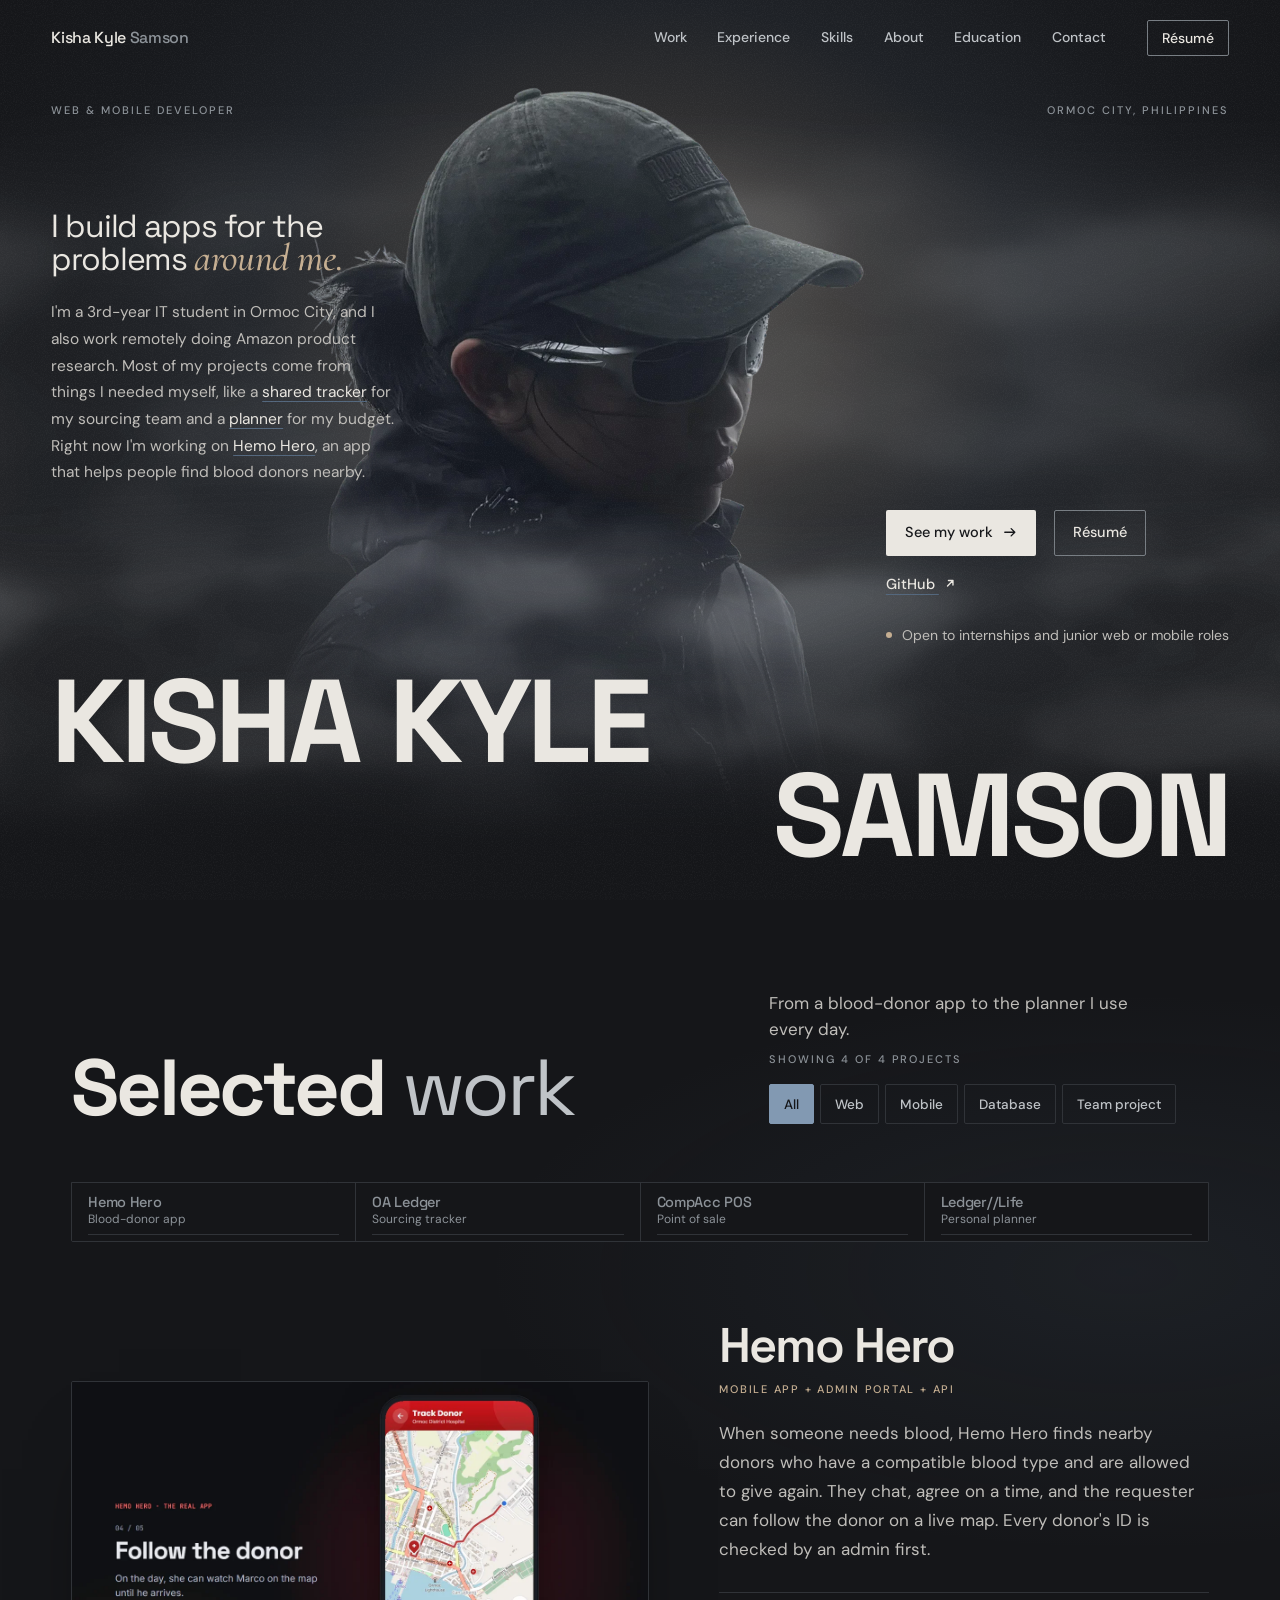
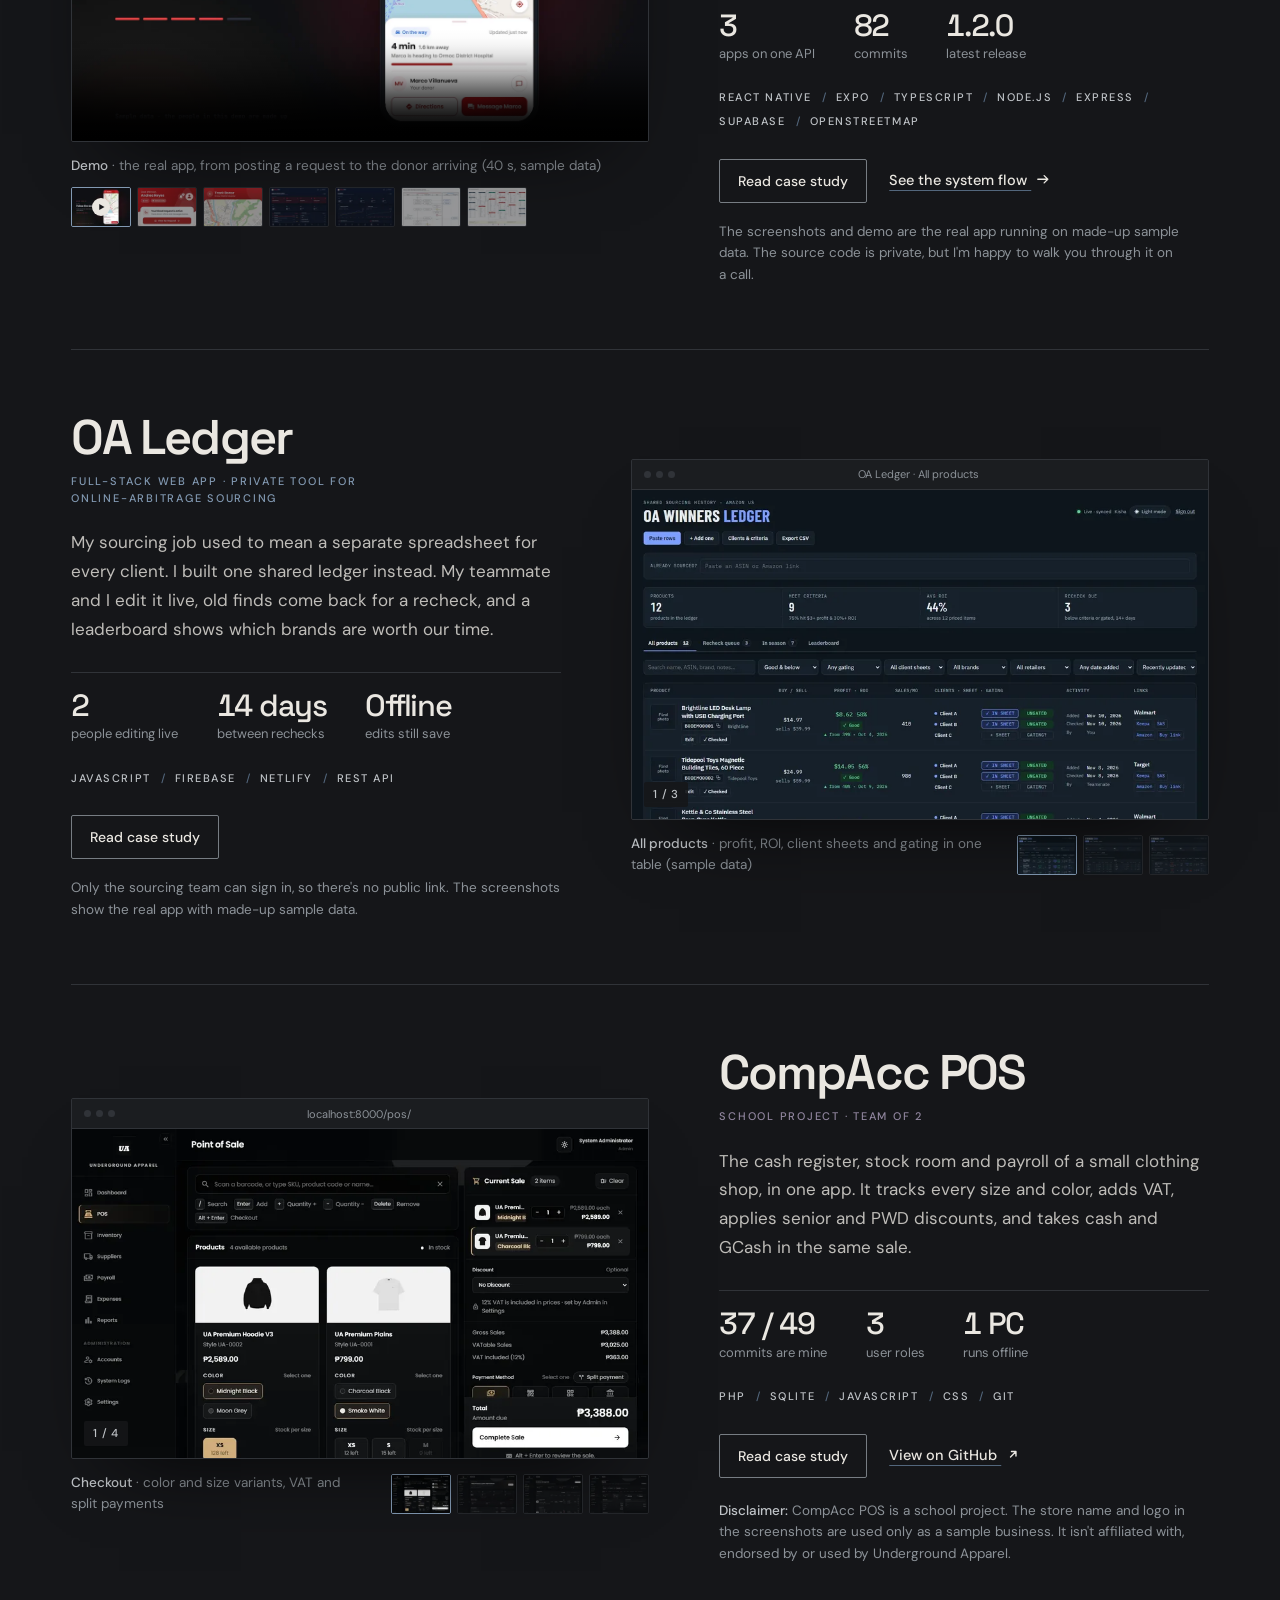
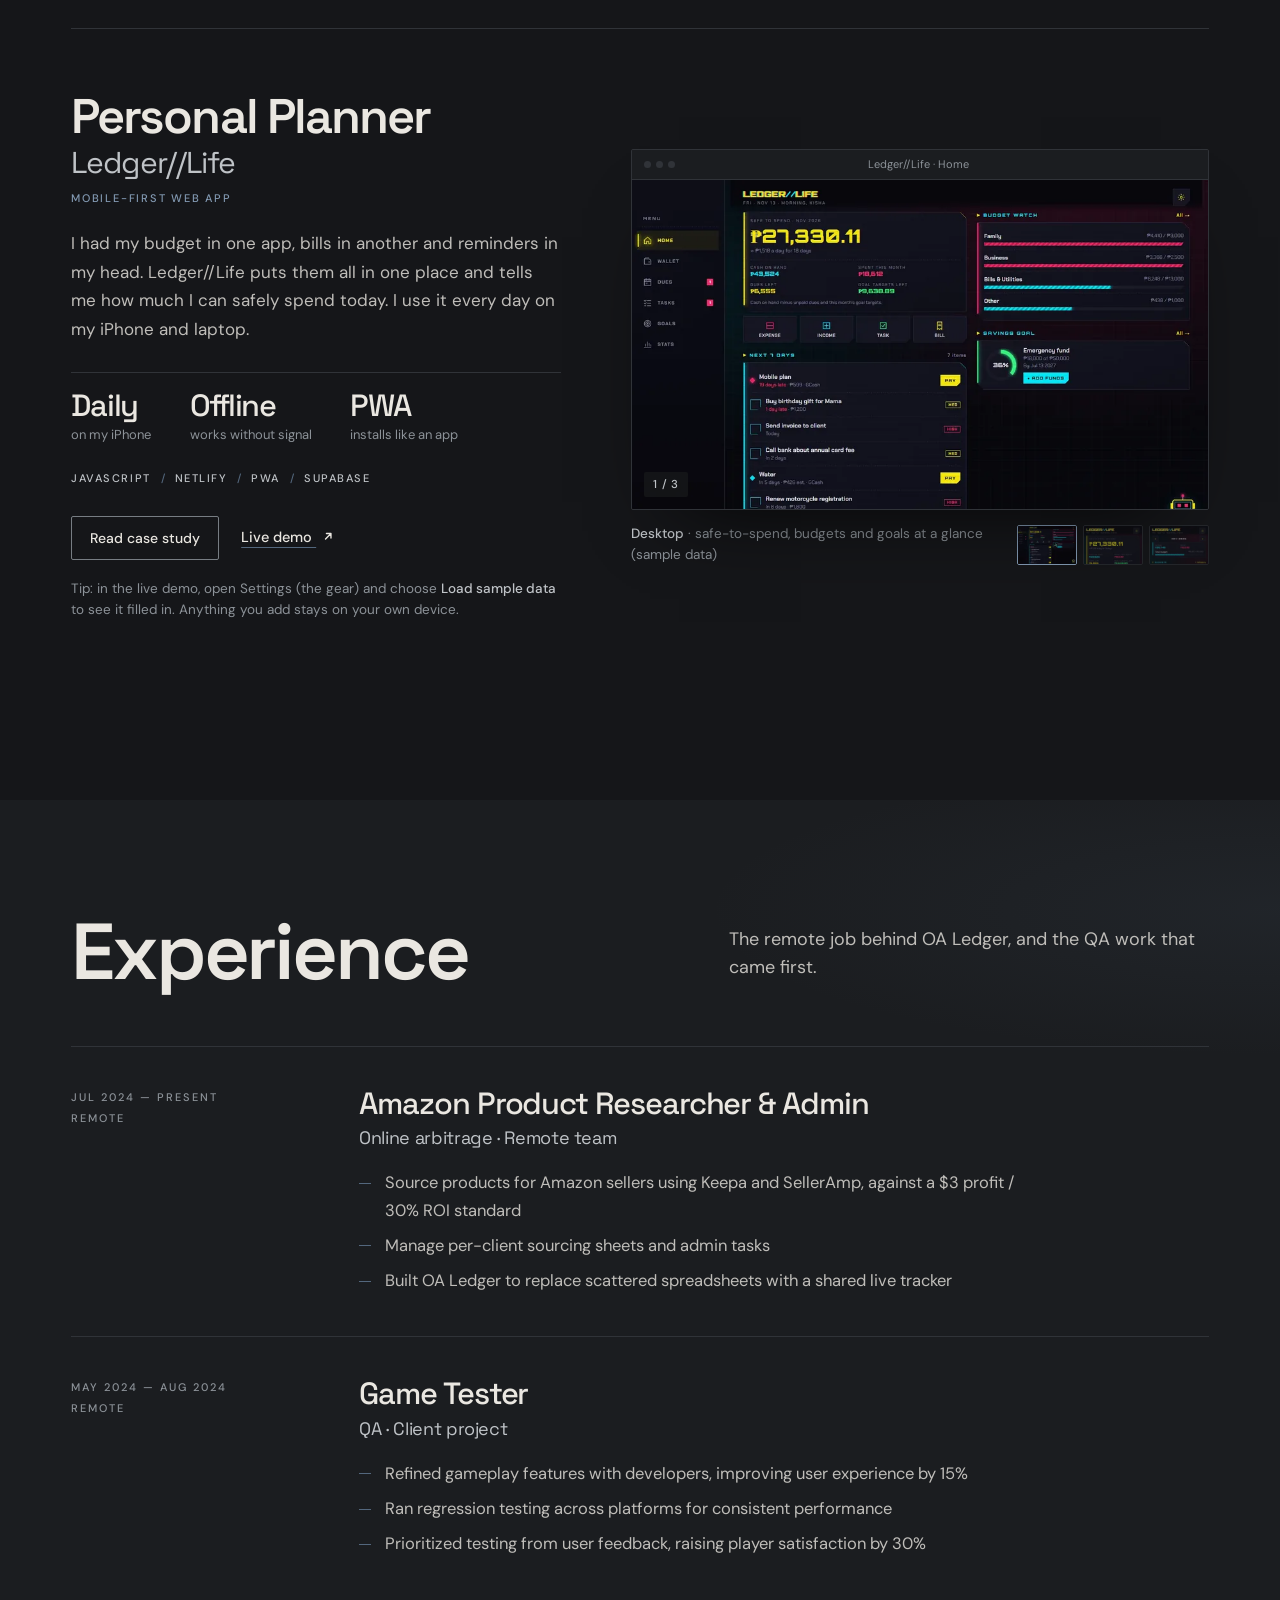
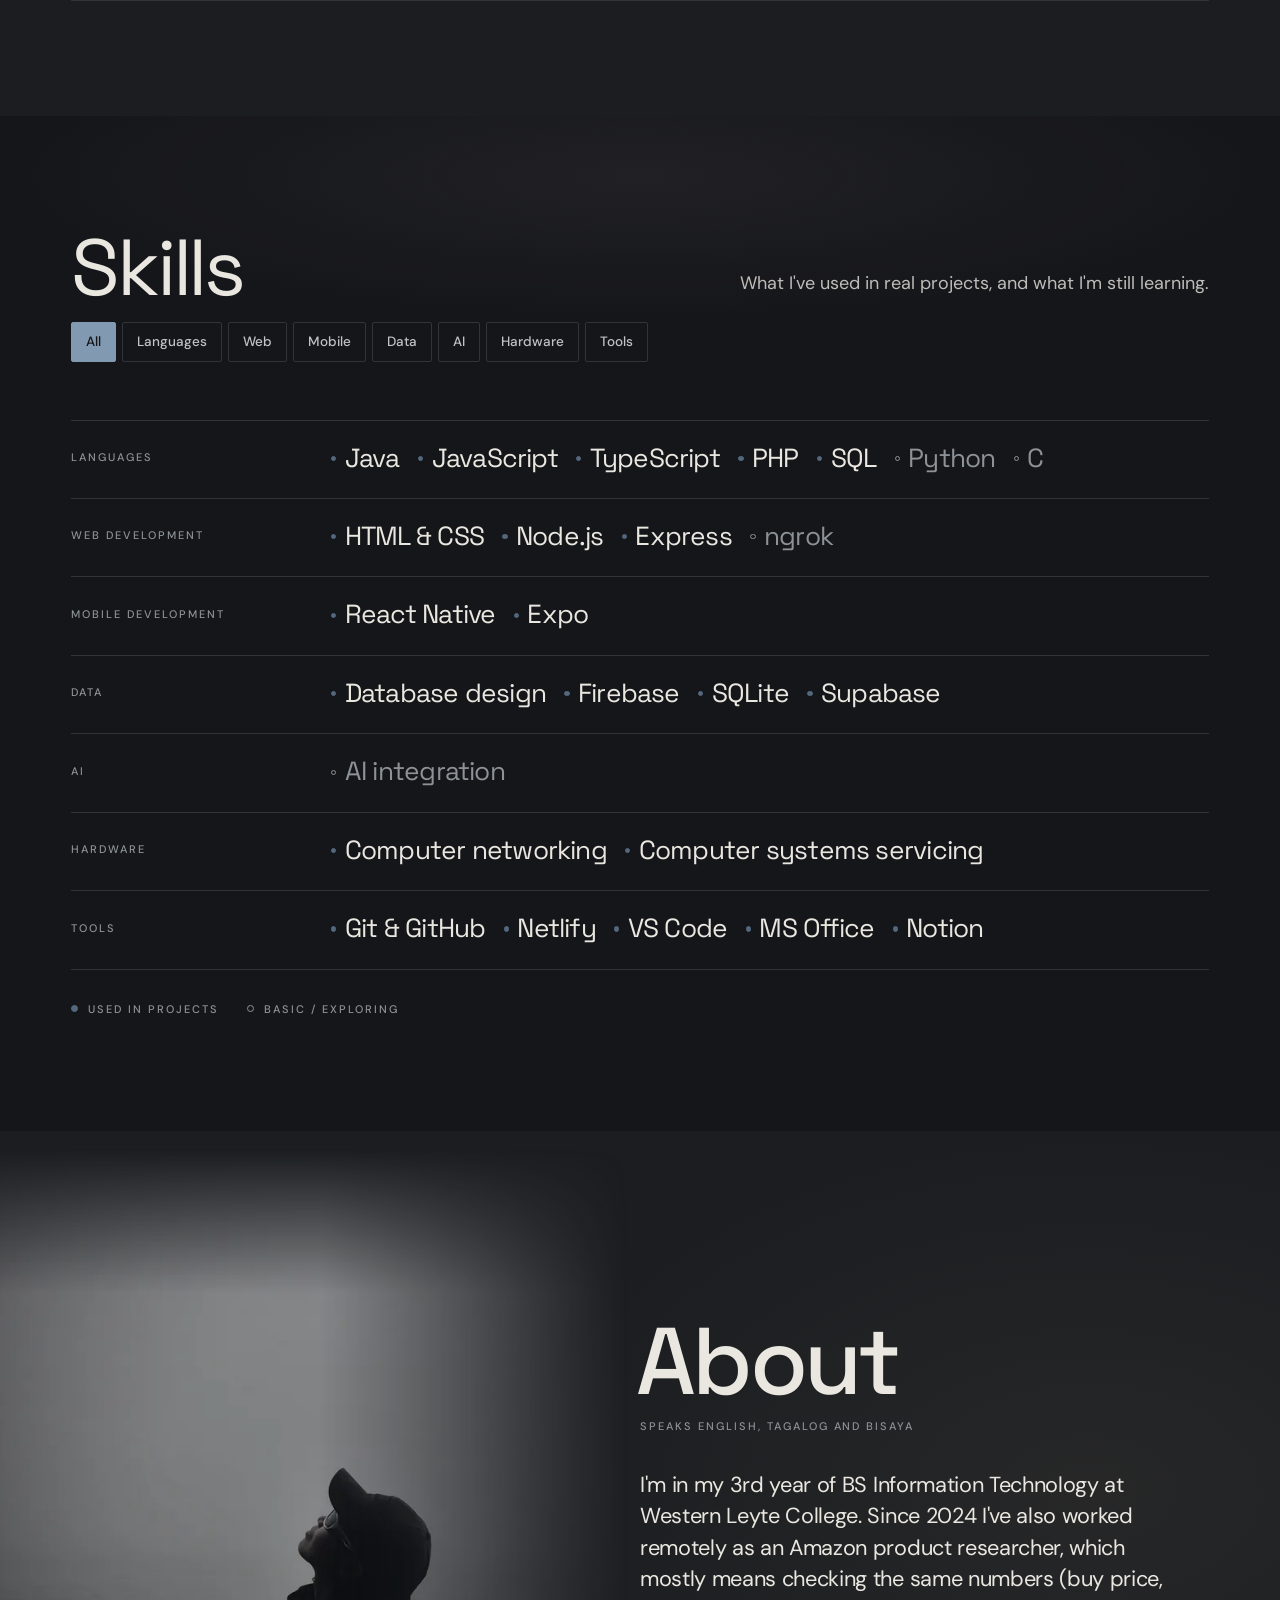
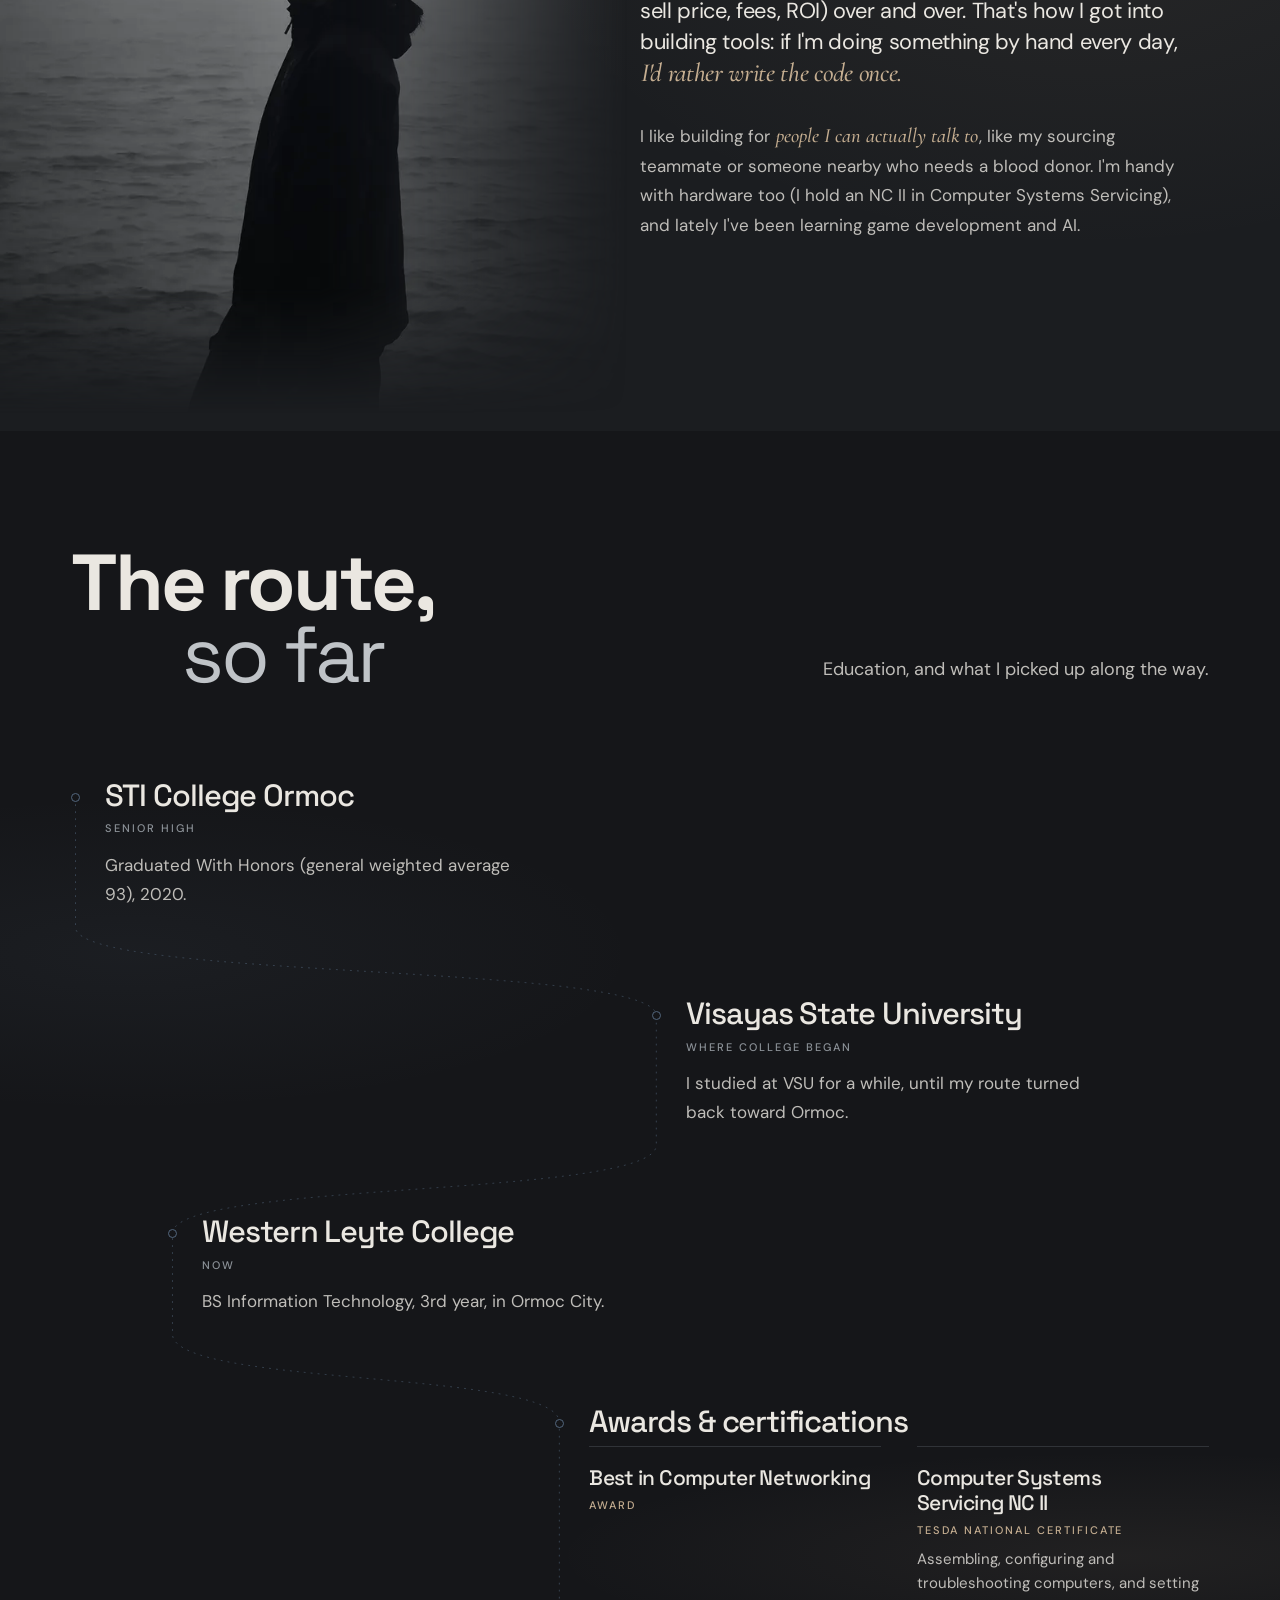
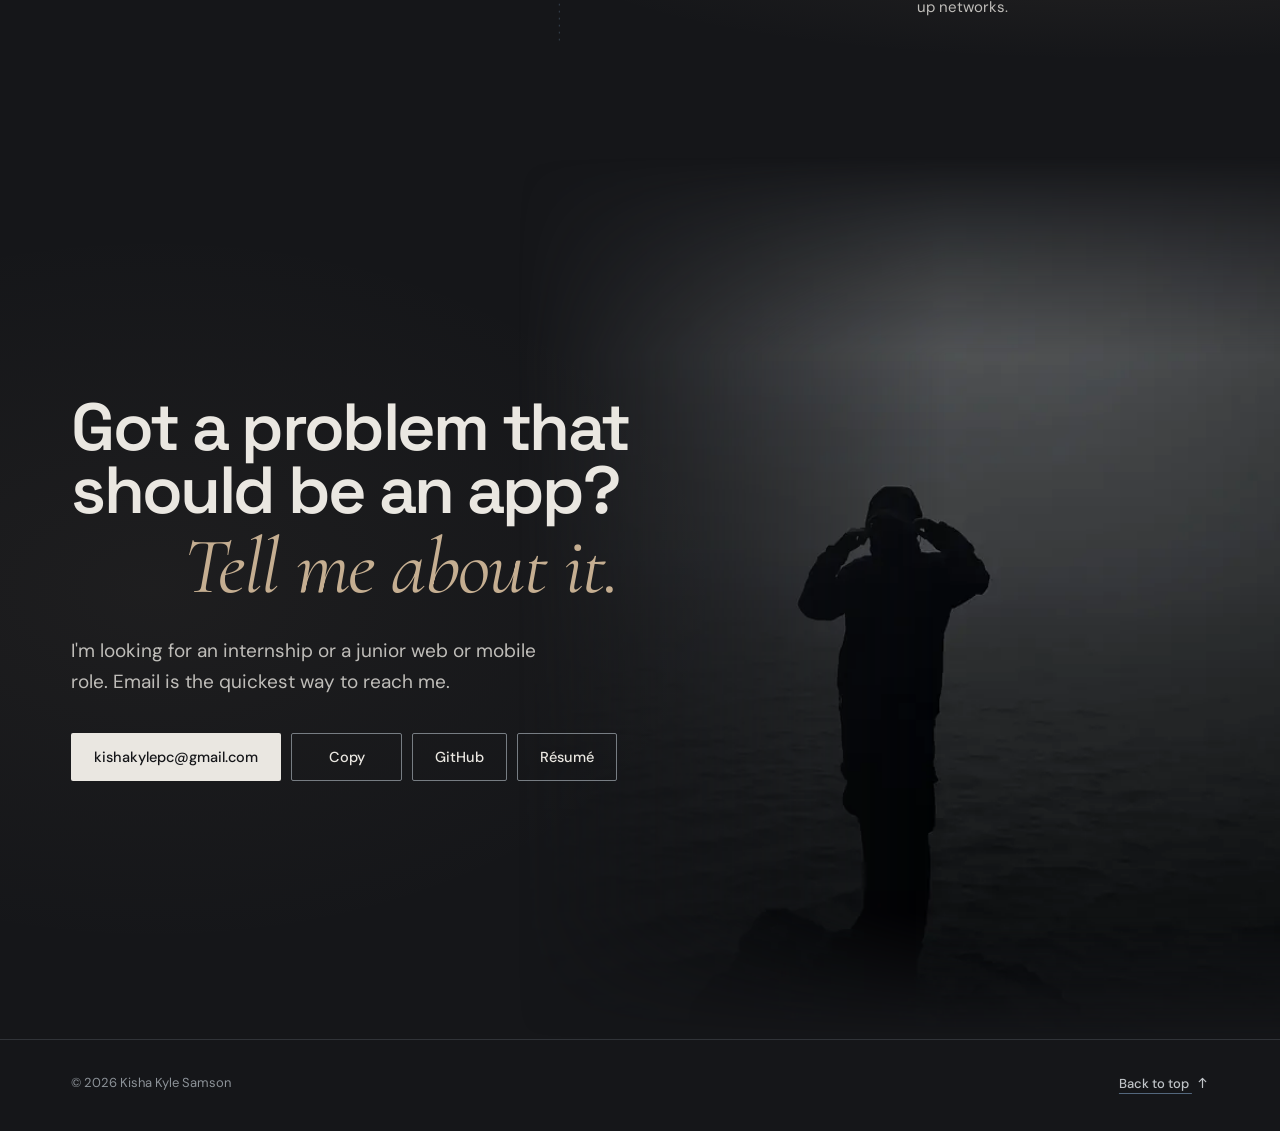
<file: index.html>
<!DOCTYPE html>
<html lang="en">
<head>
  <meta charset="UTF-8">
  <meta name="viewport" content="width=device-width, initial-scale=1.0, viewport-fit=cover">
  <title>Kisha Kyle Samson — Developer Portfolio</title>
  <meta name="description" content="Kisha Kyle Samson, a 3rd-year IT student in Ormoc City who builds web and mobile apps: a blood-donor matching app, a sourcing ledger, a POS system and a personal planner.">
  <meta name="theme-color" content="#151619">
  <meta name="color-scheme" content="dark">
  <link rel="icon" href="assets/img/favicon.svg" type="image/svg+xml">
  <!-- Content that animates in starts hidden only when this script runs, so nothing is lost if JavaScript fails -->
  <script>document.documentElement.classList.add("js");</script>

  <link rel="preconnect" href="https://fonts.googleapis.com">
  <link rel="preconnect" href="https://fonts.gstatic.com" crossorigin>
  <link href="https://fonts.googleapis.com/css2?family=Cormorant+Garamond:ital,wght@1,400;1,500;1,600&family=DM+Sans:wght@400;500;600;700&family=Space+Grotesk:wght@400;500;600;700&display=swap" rel="stylesheet">
  <link rel="preload" as="image" type="image/webp" href="assets/img/portrait/kisha-fog-1500.webp" imagesrcset="assets/img/portrait/kisha-fog-900.webp 900w, assets/img/portrait/kisha-fog-1500.webp 1500w" imagesizes="(max-width: 900px) 120vw, 52vw">
  <link rel="stylesheet" href="assets/css/style.css">
</head>
<body>
  <a class="skip-link" href="#main">Skip to content</a>

  <!-- ========== NAVIGATION ========== -->
  <header class="site-header" id="siteHeader">
    <div class="container nav">
      <a href="#top" class="logo" aria-label="Kisha Kyle Samson, back to top"><b>K</b>isha <b>K</b>yle <span class="logo-dim">Samson</span></a>

      <button class="menu-toggle" id="menuToggle" aria-label="Open menu" aria-expanded="false" aria-controls="navLinks">
        <span></span><span></span>
      </button>

      <nav aria-label="Main">
        <ul class="nav-links" id="navLinks">
          <li><a href="#work">Work</a></li>
          <li><a href="#experience">Experience</a></li>
          <li><a href="#skills">Skills</a></li>
          <li><a href="#about">About</a></li>
          <li><a href="#journey">Education</a></li>
          <li><a href="#contact">Contact</a></li>
          <!-- impeccable-disable-next-line cramped-padding: measured; phone rows are 67px with 16/14px link padding, desktop button text has 11px top/bottom inset -->
          <li class="nav-resume"><a href="resume/resume.html" class="nav-cta">Résumé</a></li>
        </ul>
      </nav>
    </div>
  </header>

  <main id="main">

    <!-- ========== HERO ==========
         Layers, back to front: the light behind the head and a band of mist → the portrait → low mist → text.
         On wide screens the layers drift at their own speed as you scroll (script.js: setupHeroDepth). -->
    <section class="hero" id="top">
      <div class="hero-atmos" aria-hidden="true">
        <span class="fog-light" data-depth="0.06"></span>
        <span class="fog fog--far" data-depth="0.12"><i></i></span>
      </div>

      <!-- The photo: background removed, the photo's own natural colour (see README → Photos) -->
      <figure class="hero-portrait" data-depth="0.1">
        <picture>
          <source type="image/webp" srcset="assets/img/portrait/kisha-fog-900.webp 900w, assets/img/portrait/kisha-fog-1500.webp 1500w" sizes="(max-width: 900px) 120vw, 52vw">
          <img src="assets/img/portrait/kisha-fog.png" alt="Kisha Kyle Samson in a dark cap, silver sport sunglasses and a black rain jacket, looking to the side in the fog" width="1500" height="2045" fetchpriority="high">
        </picture>
      </figure>

      <div class="hero-front" aria-hidden="true">
        <span class="fog fog--near" data-depth="0.35"><i></i></span>
      </div>

      <div class="hero-copy">
        <p class="label hero-corner hero-corner--tl">Web &amp; mobile developer</p>
        <p class="label hero-corner hero-corner--tr">Ormoc City, Philippines</p>

        <!-- The name: each letter surfaces out of the fog once, on load (CSS .hero-name .ch) -->
        <div class="hero-title">
          <h1 class="hero-name">
            <span class="sr-only">Kisha Kyle Samson</span>
            <span class="nm-line" aria-hidden="true"><span class="nm nm-1">Kisha</span> <span class="nm nm-2">Kyle</span></span>
            <span class="nm-line nm-line--2" aria-hidden="true"><span class="nm nm-3">Samson</span></span>
          </h1>
          <!-- Split into letters right here, before the first paint, so the name never shows whole and then blinks out -->
          <script>(function(){var i=0;document.querySelectorAll(".hero-name .nm").forEach(function(w){var t=w.textContent;w.textContent="";for(var k=0;k<t.length;k++){var s=document.createElement("span");s.className="ch";s.textContent=t[k];s.style.setProperty("--ci",i++);w.appendChild(s);}});})();</script>
        </div>

        <div class="hero-left">
          <p class="hero-tagline">I build apps for the problems <em class="it">around me.</em></p>
          <p class="lead">
            I'm a 3rd-year IT student in Ormoc City, and I also work remotely doing Amazon product research.
            Most of my projects come from things I needed myself, like a <a href="#oa-ledger">shared tracker</a>
            for my sourcing team and a <a href="#planner">planner</a> for my budget. Right now I'm working on
            <a href="#hemo-hero">Hemo Hero</a>, an app that helps people find blood donors nearby.
          </p>
        </div>

        <div class="hero-right">
          <div class="hero-actions">
            <a href="#work" class="btn btn-primary">See my work <svg class="ico btn-arrow" viewBox="0 0 16 16" aria-hidden="true"><path d="M2 8h11M9 4l4 4-4 4"/></svg></a>
            <a href="resume/resume.html" class="btn btn-outline">Résumé</a>
            <a href="https://github.com/kishakylepc-ui" class="hero-link" target="_blank" rel="noopener">GitHub <svg class="ico" viewBox="0 0 16 16" aria-hidden="true"><path d="M5 11l6-6M6 5h5v5"/></svg></a>
          </div>
          <p class="availability"><span class="avail-dot" aria-hidden="true"></span>Open to internships and junior web or mobile roles</p>
        </div>
      </div>
    </section>

    <!-- ========== PROJECTS ========== -->
    <!--
      Each gallery is a list of <figure class="slide"> blocks. The first one gets class "is-active".
      script.js adds the arrows, counter, thumbnails, caption and full-screen viewer by itself.
        - Desktop screenshot:  <div class="browser"> + window bar + <img>
        - Phone screenshots:   <div class="phones"> + <img class="phone"> (1–3 of them)
        - Tall diagram:        add class "slide-doc" to the figure (hover scrolls it)
        - Wide diagram:        add class "fit-contain" to the figure (shows the whole image)
      data-caption: "Title · description" (the part before the first · is bolded)
      Thumbnails come from a "thumbs" folder next to each screenshot (same file name, 144 × 96).
    -->
    <section class="work" id="work">
      <div class="container section">
        <div class="section-head work-head reveal">
          <h2 class="display display--work">Selected <em class="it">work</em></h2>
          <div class="work-intro">
            <p class="muted">From a blood-donor app to the planner I use every day. <span class="work-count" id="projectCount">Showing 4 of 4 projects</span></p>
            <div class="chip-group" role="group" aria-label="Filter projects" id="projectFilters">
              <button class="chip is-active" data-filter="all" aria-pressed="true">All</button>
              <button class="chip" data-filter="web" aria-pressed="false">Web</button>
              <button class="chip" data-filter="mobile" aria-pressed="false">Mobile</button>
              <button class="chip" data-filter="database" aria-pressed="false">Database</button>
              <button class="chip" data-filter="team" aria-pressed="false">Team project</button>
            </div>
          </div>
        </div>

        <!-- Project index: stays pinned while you scroll through the projects (script.js: setupWorkFlow) -->
        <nav class="work-index" id="workIndex" aria-label="Jump to a project">
          <a href="#hemo-hero"><span class="wi-name">Hemo Hero</span><span class="wi-type">Blood-donor app</span><i class="wi-bar" aria-hidden="true"></i></a>
          <a href="#oa-ledger"><span class="wi-name">OA Ledger</span><span class="wi-type">Sourcing tracker</span><i class="wi-bar" aria-hidden="true"></i></a>
          <a href="#compacc"><span class="wi-name">CompAcc POS</span><span class="wi-type">Point of sale</span><i class="wi-bar" aria-hidden="true"></i></a>
          <a href="#planner"><span class="wi-name">Ledger//Life</span><span class="wi-type">Personal planner</span><i class="wi-bar" aria-hidden="true"></i></a>
        </nav>

        <!-- Project 1: Hemo Hero -->
        <article class="project reveal" data-tags="mobile web database" id="hemo-hero">
          <div class="project-row">
            <div class="gallery" data-gallery aria-label="Hemo Hero screenshots">
              <div class="stage">
                <!-- The screens and demo are the real app running on made-up sample data (no real users) -->
                <figure class="slide slide-video is-active" data-caption="Demo · the real app, from posting a request to the donor arriving (40 s, sample data)">
                  <video src="assets/video/hemo-hero-demo.mp4" poster="assets/img/projects/hemo-hero/demo-poster.webp" muted loop playsinline controls preload="none" aria-label="Screen recording of the Hemo Hero app: Andrea's urgent B+ request is live, three verified donors offer to help, she chats with Marco and agrees on a time, follows him on the map until he arrives at the hospital, then searches for more donors nearby."></video>
                </figure>
                <figure class="slide" data-caption="Requester · home, the donors who offered, and the chat (sample data)">
                  <div class="phones">
                    <img class="phone" src="assets/img/projects/hemo-hero/home.webp" alt="Hemo Hero home screen showing an active B+ request with its progress, a donor on the way, and blood requests nearby" width="780" height="1688" loading="lazy">
                    <img class="phone" src="assets/img/projects/hemo-hero/offers.webp" alt="Request page listing three verified donors who offered to help, one accepted with an Open Chat button and two pending with Accept and Reject" width="780" height="1688" loading="lazy">
                    <img class="phone" src="assets/img/projects/hemo-hero/chat.webp" alt="Chat between the requester and the donor agreeing to meet at 3:30 PM, with an 'on the way' banner and a Track button" width="780" height="1688" loading="lazy">
                  </div>
                </figure>
                <figure class="slide" data-caption="On the day · live trip map, donor search and sign in (sample data)">
                  <div class="phones">
                    <img class="phone" src="assets/img/projects/hemo-hero/trip.webp" alt="Track Donor screen with an OpenStreetMap map of Ormoc City, the donor's route to the hospital and '4 min, 1.6 km away'" width="780" height="1688" loading="lazy">
                    <img class="phone" src="assets/img/projects/hemo-hero/search.webp" alt="Search screen listing verified donors compatible with B+, with distance, availability and travel range" width="780" height="1688" loading="lazy">
                    <img class="phone" src="assets/img/projects/hemo-hero/signin.webp" alt="Hemo Hero sign-in screen with a red header, a blood drop and the line 'Give blood. Save lives.'" width="780" height="1688" loading="lazy">
                  </div>
                </figure>
                <figure class="slide" data-caption="Admin portal · what needs attention today, demand by blood type and recent activity (sample data)">
                  <div class="browser">
                    <div class="window-bar" aria-hidden="true"><span class="dots"><i></i><i></i><i></i></span><span class="url">Hemo-Hero · Admin Portal</span></div>
                    <img src="assets/img/projects/hemo-hero/admin.webp" srcset="assets/img/projects/hemo-hero/admin-900.webp 900w, assets/img/projects/hemo-hero/admin.webp 1440w" sizes="(max-width: 900px) 92vw, 580px" alt="Admin portal dashboard with pending applications, unresolved issues, urgent requests, user and donor totals, blood type demand bars and a recent activity list" width="1440" height="900" loading="lazy">
                  </div>
                </figure>
                <figure class="slide" data-caption="Admin analytics · weekly requests, donations and system activity (sample data)">
                  <div class="browser">
                    <div class="window-bar" aria-hidden="true"><span class="dots"><i></i><i></i><i></i></span><span class="url">Hemo-Hero · Analytics</span></div>
                    <img src="assets/img/projects/hemo-hero/analytics.webp" srcset="assets/img/projects/hemo-hero/analytics-900.webp 900w, assets/img/projects/hemo-hero/analytics.webp 1440w" sizes="(max-width: 900px) 92vw, 580px" alt="Admin analytics page with overview totals and line charts of weekly requests, donations and logged activity" width="1440" height="900" loading="lazy">
                  </div>
                </figure>
                <figure class="slide slide-doc" data-caption="System flow · from a donor joining to a completed donation">
                  <div class="browser paper">
                    <div class="window-bar" aria-hidden="true"><span class="dots"><i></i><i></i><i></i></span><span class="url">docs / system-flow-swimlanes</span></div>
                    <img src="assets/img/projects/hemo-hero/flow.webp" alt="Swimlane diagram of the donation cycle across the requester, donor, API server, admin, Supabase and Expo push service" width="1400" height="1824" loading="lazy">
                  </div>
                </figure>
                <figure class="slide fit-contain" data-caption="Database · all 19 tables on Supabase PostgreSQL">
                  <div class="browser paper">
                    <div class="window-bar" aria-hidden="true"><span class="dots"><i></i><i></i><i></i></span><span class="url">docs / entity-relationship-diagram</span></div>
                    <img src="assets/img/projects/hemo-hero/erd.webp" alt="Entity relationship diagram of the 19 Hemo Hero tables, including users, blood requests, responses, trips and donations" width="2400" height="1355" loading="lazy">
                  </div>
                </figure>
              </div>
            </div>
            <div class="project-info">
              <h3>Hemo Hero</h3>
              <p class="p-kind">Mobile app + admin portal + API</p>
              <p class="muted">When someone needs blood, Hemo Hero finds nearby donors who have a compatible blood type and are allowed to give again. They chat, agree on a time, and the requester can follow the donor on a live map. Every donor's ID is checked by an admin first.</p>
              <dl class="p-facts"><div><dt>apps on one API</dt><dd>3</dd></div><div><dt>commits</dt><dd>82</dd></div><div><dt>latest release</dt><dd>1.2.0</dd></div></dl>
              <ul class="tags" aria-label="Built with"><li>React Native</li><li>Expo</li><li>TypeScript</li><li>Node.js</li><li>Express</li><li>Supabase</li><li>OpenStreetMap</li></ul>
              <div class="project-actions">
                <button class="btn btn-small toggle-case" aria-expanded="false" aria-controls="case-hemo-hero">Read case study</button>
                <button type="button" class="link open-gallery" data-slide="5">See the system flow <svg class="ico" viewBox="0 0 16 16" aria-hidden="true"><path d="M2 8h11M9 4l4 4-4 4"/></svg></button>
              </div>
              <p class="project-note">The screenshots and demo are the real app running on made-up sample data. The source code is private, but I'm happy to walk you through it on a call.</p>
            </div>
          </div>
          <div class="case-study" id="case-hemo-hero" hidden>
            <div class="case-inner">
              <div class="case-card"><p class="label">Problem</p><p>Finding blood fast usually means posting online and calling around, with no easy way to tell whether a donor is compatible, eligible to give again, or verified.</p></div>
              <div class="case-card"><p class="label">What I built</p><p>A mobile app where someone posts an urgent or scheduled request, and nearby donors who can give offer to help. The two of them chat, agree on a time, follow the trip on a live map (OSRM routing) and rate each other afterward. Admins get a separate web portal for checking donor IDs, managing users, and viewing analytics, logs and backups. Both apps run on one Node.js + Express API over Supabase.</p></div>
              <div class="case-card"><p class="label">The hard part</p><p>Live tracking. Once a donor sets off, the requester follows them on the map until they reach the hospital, so the donor's position and the route have to keep updating the whole way.</p></div>
              <div class="case-card"><p class="label accent">Outcome</p><p>Released version 1.2.0 after 82 commits, with 25 automated server test files and one version number and changelog shared by all three apps. It runs on Android, iPhone and the web from one codebase, and the server closes expired requests by itself every 30 minutes.</p></div>
            </div>
          </div>
        </article>

        <!-- Project 2: OA Ledger -->
        <article class="project reveal" data-tags="web database" id="oa-ledger">
          <div class="project-row">
            <div class="gallery" data-gallery aria-label="OA Ledger screenshots">
              <div class="stage">
                <!-- The real ledger is private: these screenshots are the real app running on made-up sample data -->
                <figure class="slide is-active" data-caption="All products · profit, ROI, client sheets and gating in one table (sample data)">
                  <div class="browser">
                    <div class="window-bar" aria-hidden="true"><span class="dots"><i></i><i></i><i></i></span><span class="url">OA Ledger · All products</span></div>
                    <img src="assets/img/projects/oa-ledger/products.webp" srcset="assets/img/projects/oa-ledger/products-900.webp 900w, assets/img/projects/oa-ledger/products.webp 1440w" sizes="(max-width: 900px) 92vw, 580px" alt="OA Winners Ledger product table with buy and sell prices, profit and ROI badges, client sheet and gating chips, using sample products" width="1440" height="900" loading="lazy">
                  </div>
                </figure>
                <figure class="slide" data-caption="Leaderboard · brands and stores ranked by how many good finds they give (sample data)">
                  <div class="browser">
                    <div class="window-bar" aria-hidden="true"><span class="dots"><i></i><i></i><i></i></span><span class="url">OA Ledger · Leaderboard</span></div>
                    <img src="assets/img/projects/oa-ledger/leaderboard.webp" srcset="assets/img/projects/oa-ledger/leaderboard-900.webp 900w, assets/img/projects/oa-ledger/leaderboard.webp 1440w" sizes="(max-width: 900px) 92vw, 580px" alt="OA Winners Ledger leaderboard ranking sample brands and stores by good products, average ROI, average profit and gating rate" width="1440" height="900" loading="lazy">
                  </div>
                </figure>
                <figure class="slide" data-caption="Recheck queue · products that missed the bar come back after 14 days (sample data)">
                  <div class="browser">
                    <div class="window-bar" aria-hidden="true"><span class="dots"><i></i><i></i><i></i></span><span class="url">OA Ledger · Recheck queue</span></div>
                    <img src="assets/img/projects/oa-ledger/recheck.webp" srcset="assets/img/projects/oa-ledger/recheck-900.webp 900w, assets/img/projects/oa-ledger/recheck.webp 1440w" sizes="(max-width: 900px) 92vw, 580px" alt="OA Winners Ledger recheck queue listing sample products below the profit or ROI bar, with ROI trend and days since last check" width="1440" height="900" loading="lazy">
                  </div>
                </figure>
              </div>
            </div>
            <div class="project-info">
              <h3>OA Ledger</h3>
              <p class="p-kind">Full-stack web app · Private tool for <span class="nowrap">online-arbitrage</span> sourcing</p>
              <p class="muted">My sourcing job used to mean a separate spreadsheet for every client. I built one shared ledger instead. My teammate and I edit it live, old finds come back for a recheck, and a leaderboard shows which brands are worth our time.</p>
              <dl class="p-facts"><div><dt>people editing live</dt><dd>2</dd></div><div><dt>between rechecks</dt><dd>14 days</dd></div><div><dt>edits still save</dt><dd>Offline</dd></div></dl>
              <ul class="tags" aria-label="Built with"><li>JavaScript</li><li>Firebase</li><li>Netlify</li><li>REST API</li></ul>
              <div class="project-actions">
                <button class="btn btn-small toggle-case" aria-expanded="false" aria-controls="case-oa-ledger">Read case study</button>
              </div>
              <p class="project-note">Only the sourcing team can sign in, so there's no public link. The screenshots show the real app with made-up sample data.</p>
            </div>
          </div>
          <div class="case-study" id="case-oa-ledger" hidden>
            <div class="case-inner">
              <div class="case-card"><p class="label">Problem</p><p>Online arbitrage means buying products from online stores to resell on Amazon. Every client had their own spreadsheet of finds, so rechecking old ones meant digging through all of them, and there was no easy way to see which brands kept paying off.</p></div>
              <div class="case-card"><p class="label">What I built</p><p>A shared Firebase app with a leaderboard of brands and stores (finds, average ROI, and gating rate, meaning how often a brand needs Amazon's approval to sell), price history on every recheck, and product photos. It's hosted free on Netlify.</p></div>
              <div class="case-card"><p class="label">The hard part</p><p>Working out how we could both work in it at once. My teammate and I edit the same ledger live, and edits made offline still have to save.</p></div>
              <div class="case-card"><p class="label accent">Outcome</p><p>The per-client spreadsheets are gone. The sourcing team works from this one ledger.</p></div>
            </div>
          </div>
        </article>

        <!-- Project 3: CompAcc POS -->
        <article class="project reveal" data-tags="web database team" id="compacc">
          <div class="project-row">
            <div class="gallery" data-gallery aria-label="CompAcc POS screenshots">
              <div class="stage">
                <figure class="slide is-active" data-caption="Checkout · color and size variants, VAT and split payments">
                  <div class="browser">
                    <div class="window-bar" aria-hidden="true"><span class="dots"><i></i><i></i><i></i></span><span class="url">localhost:8000/pos/</span></div>
                    <img src="assets/img/projects/compacc-pos/pos.webp" srcset="assets/img/projects/compacc-pos/pos-900.webp 900w, assets/img/projects/compacc-pos/pos.webp 1440w" sizes="(max-width: 900px) 92vw, 580px" alt="CompAcc point-of-sale screen with product cards, color and size pickers, and a cart totaling 3,388 pesos with VAT" width="1440" height="900" loading="lazy">
                  </div>
                </figure>
                <figure class="slide" data-caption="Dashboard · today's sales, restock alerts and recent transactions">
                  <div class="browser">
                    <div class="window-bar" aria-hidden="true"><span class="dots"><i></i><i></i><i></i></span><span class="url">localhost:8000/dashboard/</span></div>
                    <img src="assets/img/projects/compacc-pos/dashboard.webp" srcset="assets/img/projects/compacc-pos/dashboard-900.webp 900w, assets/img/projects/compacc-pos/dashboard.webp 1440w" sizes="(max-width: 900px) 92vw, 580px" alt="CompAcc dashboard with sales, transactions, restock and out-of-stock counters" width="1440" height="900" loading="lazy">
                  </div>
                </figure>
                <figure class="slide" data-caption="Inventory · stock tracked per color and size">
                  <div class="browser">
                    <div class="window-bar" aria-hidden="true"><span class="dots"><i></i><i></i><i></i></span><span class="url">localhost:8000/inventory/</span></div>
                    <img src="assets/img/projects/compacc-pos/inventory.webp" srcset="assets/img/projects/compacc-pos/inventory-900.webp 900w, assets/img/projects/compacc-pos/inventory.webp 1440w" sizes="(max-width: 900px) 92vw, 580px" alt="CompAcc inventory table listing products with variant stock, category, price and status" width="1440" height="900" loading="lazy">
                  </div>
                </figure>
                <figure class="slide" data-caption="Reports · sales, VAT, discounts and payment methods">
                  <div class="browser">
                    <div class="window-bar" aria-hidden="true"><span class="dots"><i></i><i></i><i></i></span><span class="url">localhost:8000/reports/</span></div>
                    <img src="assets/img/projects/compacc-pos/reports.webp" srcset="assets/img/projects/compacc-pos/reports-900.webp 900w, assets/img/projects/compacc-pos/reports.webp 1440w" sizes="(max-width: 900px) 92vw, 580px" alt="CompAcc reports page showing transactions, items sold, total sales and payment methods" width="1440" height="900" loading="lazy">
                  </div>
                </figure>
              </div>
            </div>
            <div class="project-info">
              <h3>CompAcc POS</h3>
              <p class="p-kind">School project · Team of 2</p>
              <p class="muted">The cash register, stock room and payroll of a small clothing shop, in one app. It tracks every size and color, adds VAT, applies senior and PWD discounts, and takes cash and GCash in the same sale.</p>
              <dl class="p-facts"><div><dt>commits are mine</dt><dd>37 / 49</dd></div><div><dt>user roles</dt><dd>3</dd></div><div><dt>runs offline</dt><dd>1 PC</dd></div></dl>
              <ul class="tags" aria-label="Built with"><li>PHP</li><li>SQLite</li><li>JavaScript</li><li>CSS</li><li>Git</li></ul>
              <div class="project-actions">
                <button class="btn btn-small toggle-case" aria-expanded="false" aria-controls="case-compacc">Read case study</button>
                <a href="https://github.com/kishakylepc-ui/CompAcc_POS" target="_blank" rel="noopener" class="link">View on GitHub <svg class="ico" viewBox="0 0 16 16" aria-hidden="true"><path d="M5 11l6-6M6 5h5v5"/></svg></a>
              </div>
              <p class="disclaimer"><b>Disclaimer:</b> CompAcc POS is a school project. The store name and logo in the screenshots are used only as a sample business. It isn't affiliated with, endorsed by or used by Underground Apparel.</p>
            </div>
          </div>
          <div class="case-study" id="case-compacc" hidden>
            <div class="case-inner">
              <div class="case-card"><p class="label">The brief</p><p>Build one system a small clothing store could use for selling, tracking stock by size and color, paying staff and seeing whether the business is actually profitable.</p></div>
              <div class="case-card"><p class="label">What we built</p><p>Checkout with variants, barcodes, VAT and PWD/Senior discounts, and split payments (cash + GCash, Maya or MariBank); inventory kept in sync by database triggers; supplier restocking; payroll with validation rules; Admin/Manager/Cashier roles with login lockout; activity logs; light and dark mode.</p></div>
              <div class="case-card"><p class="label">My part</p><p>The point of sale, the inventory and the supplier restocking.</p></div>
              <div class="case-card"><p class="label accent">Outcome</p><p>49 commits on GitHub — 37 of them mine — built with feature branches. Runs offline on a single Windows PC with PHP's built-in server and SQLite, no XAMPP needed.</p></div>
            </div>
          </div>
        </article>

        <!-- Project 4: Personal Planner (Ledger//Life) -->
        <article class="project reveal" data-tags="web mobile" id="planner">
          <div class="project-row">
            <div class="gallery" data-gallery aria-label="Ledger//Life screenshots">
              <div class="stage">
                <figure class="slide is-active" data-caption="Desktop · safe-to-spend, budgets and goals at a glance (sample data)">
                  <div class="browser">
                    <div class="window-bar" aria-hidden="true"><span class="dots"><i></i><i></i><i></i></span><span class="url">Ledger//Life · Home</span></div>
                    <img src="assets/img/projects/ledger-life/desktop.webp" srcset="assets/img/projects/ledger-life/desktop-900.webp 900w, assets/img/projects/ledger-life/desktop.webp 1440w" sizes="(max-width: 900px) 92vw, 580px" alt="Ledger//Life desktop home with a neon safe-to-spend total, a 7-day timeline, budget bars and a savings goal ring" width="1440" height="900" loading="lazy">
                  </div>
                </figure>
                <figure class="slide" data-caption="Phone · home, bills and savings goals (sample data)">
                  <div class="phones">
                    <img class="phone" src="assets/img/projects/ledger-life/home.webp" alt="Ledger//Life phone home screen showing safe to spend and the next 7 days" width="780" height="1688" loading="lazy">
                    <img class="phone" src="assets/img/projects/ledger-life/dues.webp" alt="Ledger//Life dues screen listing overdue and upcoming bills with Pay buttons" width="780" height="1688" loading="lazy">
                    <img class="phone" src="assets/img/projects/ledger-life/goals.webp" alt="Ledger//Life goals screen with progress rings for an emergency fund, a laptop and a Christmas fund" width="780" height="1688" loading="lazy">
                  </div>
                </figure>
                <figure class="slide" data-caption="Phone · wallet and spending stats (sample data)">
                  <div class="phones">
                    <img class="phone" src="assets/img/projects/ledger-life/wallet.webp" alt="Ledger//Life wallet screen with monthly category budgets" width="780" height="1688" loading="lazy">
                    <img class="phone" src="assets/img/projects/ledger-life/stats.webp" alt="Ledger//Life stats screen with a spending donut and a 6-month income versus spending chart" width="780" height="1688" loading="lazy">
                  </div>
                </figure>
              </div>
            </div>
            <div class="project-info">
              <!-- impeccable-disable-next-line undersized-ui-text: measured; the subtitle is 0.62em of the project title, 34px on desktop and 21px on phones -->
              <h3>Personal Planner <span class="muted-title">Ledger//Life</span></h3>
              <p class="p-kind">Mobile-first web app</p>
              <p class="muted">I had my budget in one app, bills in another and reminders in my head. Ledger//Life puts them all in one place and tells me how much I can safely spend today. I use it every day on my iPhone and laptop.</p>
              <dl class="p-facts"><div><dt>on my iPhone</dt><dd>Daily</dd></div><div><dt>works without signal</dt><dd>Offline</dd></div><div><dt>installs like an app</dt><dd>PWA</dd></div></dl>
              <ul class="tags" aria-label="Built with"><li>JavaScript</li><li>Netlify</li><li>PWA</li><li>Supabase</li></ul>
              <div class="project-actions">
                <button class="btn btn-small toggle-case" aria-expanded="false" aria-controls="case-planner">Read case study</button>
                <a href="https://choom.netlify.app" target="_blank" rel="noopener" class="link">Live demo <svg class="ico" viewBox="0 0 16 16" aria-hidden="true"><path d="M5 11l6-6M6 5h5v5"/></svg></a>
              </div>
              <p class="project-note">Tip: in the live demo, open Settings (the gear) and choose <b>Load sample data</b> to see it filled in. Anything you add stays on your own device.</p>
            </div>
          </div>
          <div class="case-study" id="case-planner" hidden>
            <div class="case-inner">
              <div class="case-card"><p class="label">Problem</p><p>My budget, bills, tasks and reminders lived in different apps that didn't talk to each other, and I needed to keep an eye on my spending so I could actually save.</p></div>
              <div class="case-card"><p class="label">What I built</p><p>One mobile-first web app with a safe-to-spend number for the day, spending charts, savings goals and account cards I can customize.</p></div>
              <div class="case-card"><p class="label accent">Outcome</p><p>Live at choom.netlify.app and installed on my iPhone's home screen. It works offline, and an optional sign-in syncs it between my phone and laptop.</p></div>
            </div>
          </div>
        </article>

        <p class="empty-state" id="emptyState" hidden>No projects in this category yet.</p>
      </div>
    </section>

    <!-- ========== EXPERIENCE ========== -->
    <section class="experience" id="experience">
      <div class="container section">
        <div class="section-head reveal">
          <h2 class="display display--exp">Experience</h2>
          <p class="muted">The remote job behind OA Ledger, and the QA work that came first.</p>
        </div>
        <ol class="timeline">
          <li class="reveal">
            <div class="when">Jul 2024 — Present<br>Remote</div>
            <div class="what">
              <h3>Amazon Product Researcher &amp; Admin</h3>
              <p class="role">Online arbitrage · Remote team</p>
              <ul>
                <li>Source products for Amazon sellers using Keepa and SellerAmp, against a $3 profit / 30% ROI standard</li>
                <li>Manage per-client sourcing sheets and admin tasks</li>
                <li>Built OA Ledger to replace scattered spreadsheets with a shared live tracker</li>
              </ul>
            </div>
          </li>
          <li class="reveal">
            <div class="when">May 2024 — Aug 2024<br>Remote</div>
            <div class="what">
              <h3>Game Tester</h3>
              <p class="role">QA · Client project</p>
              <ul>
                <li>Refined gameplay features with developers, improving user experience by 15%</li>
                <li>Ran regression testing across platforms for consistent performance</li>
                <li>Prioritized testing from user feedback, raising player satisfaction by 30%</li>
              </ul>
            </div>
          </li>
        </ol>
      </div>
    </section>

    <!-- ========== SKILLS ==========
         Each .skill-group is one filter's worth (data-cat matches the button's data-filter).
         data-level="used" = solid dot; data-level="exploring" = hollow dot, set in italics. -->
    <section class="skills" id="skills">
      <div class="container section">
        <div class="section-head reveal">
          <h2 class="display display--skills">Skills</h2>
          <p class="muted">What I've used in real projects, and what I'm still learning.</p>
          <div class="chip-group" role="group" aria-label="Filter skills" id="skillFilters">
            <button class="chip is-active" data-filter="all" aria-pressed="true">All</button>
            <button class="chip" data-filter="languages" aria-pressed="false">Languages</button>
            <button class="chip" data-filter="web" aria-pressed="false">Web</button>
            <button class="chip" data-filter="mobile" aria-pressed="false">Mobile</button>
            <button class="chip" data-filter="data" aria-pressed="false">Data</button>
            <button class="chip" data-filter="ai" aria-pressed="false">AI</button>
            <button class="chip" data-filter="hardware" aria-pressed="false">Hardware</button>
            <button class="chip" data-filter="tools" aria-pressed="false">Tools</button>
          </div>
        </div>

        <div class="skill-groups" id="skillGrid">
          <div class="skill-group reveal" data-cat="languages">
            <h3 class="skill-group-name">Languages</h3>
            <ul class="skill-list">
              <li class="skill" data-level="used">Java</li>
              <li class="skill" data-level="used">JavaScript</li>
              <li class="skill" data-level="used">TypeScript</li>
              <li class="skill" data-level="used">PHP</li>
              <li class="skill" data-level="used">SQL</li>
              <li class="skill" data-level="exploring">Python</li>
              <li class="skill" data-level="exploring">C</li>
            </ul>
          </div>
          <div class="skill-group reveal" data-cat="web">
            <h3 class="skill-group-name">Web development</h3>
            <ul class="skill-list">
              <li class="skill" data-level="used">HTML &amp; CSS</li>
              <li class="skill" data-level="used">Node.js</li>
              <li class="skill" data-level="used">Express</li>
              <li class="skill" data-level="exploring">ngrok</li>
            </ul>
          </div>
          <div class="skill-group reveal" data-cat="mobile">
            <h3 class="skill-group-name">Mobile development</h3>
            <ul class="skill-list">
              <li class="skill" data-level="used">React Native</li>
              <li class="skill" data-level="used">Expo</li>
            </ul>
          </div>
          <div class="skill-group reveal" data-cat="data">
            <h3 class="skill-group-name">Data</h3>
            <ul class="skill-list">
              <li class="skill" data-level="used">Database design</li>
              <li class="skill" data-level="used">Firebase</li>
              <li class="skill" data-level="used">SQLite</li>
              <li class="skill" data-level="used">Supabase</li>
            </ul>
          </div>
          <div class="skill-group reveal" data-cat="ai">
            <h3 class="skill-group-name">AI</h3>
            <ul class="skill-list">
              <li class="skill" data-level="exploring">AI integration</li>
            </ul>
          </div>
          <div class="skill-group reveal" data-cat="hardware">
            <h3 class="skill-group-name">Hardware</h3>
            <ul class="skill-list">
              <li class="skill" data-level="used">Computer networking</li>
              <li class="skill" data-level="used">Computer systems servicing</li>
            </ul>
          </div>
          <div class="skill-group reveal" data-cat="tools">
            <h3 class="skill-group-name">Tools</h3>
            <ul class="skill-list">
              <li class="skill" data-level="used">Git &amp; GitHub</li>
              <li class="skill" data-level="used">Netlify</li>
              <li class="skill" data-level="used">VS Code</li>
              <li class="skill" data-level="used">MS Office</li>
              <li class="skill" data-level="used">Notion</li>
            </ul>
          </div>
        </div>

        <p class="legend">
          <span><i class="dot used"></i>Used in projects</span>
          <span><i class="dot exploring"></i>Basic / exploring</span>
        </p>
      </div>
    </section>

    <!-- ========== ABOUT ========== -->
    <section class="about" id="about">
      <figure class="about-photo">
        <picture>
          <source type="image/webp" srcset="assets/img/portrait/kisha-skyward-800.webp 800w, assets/img/portrait/kisha-skyward-1300.webp 1300w" sizes="(max-width: 900px) 100vw, 48vw">
          <img src="assets/img/portrait/kisha-skyward-1300.webp" alt="Kisha in a cap and sunglasses, looking up at the sky, with grey sea and fog behind" width="1300" height="1790" loading="lazy">
        </picture>
      </figure>
      <div class="container section about-inner">
        <div class="about-head reveal">
          <h2 class="display display--about">About</h2>
          <p class="lang-note">Speaks English, Tagalog and Bisaya</p>
        </div>
        <div class="about-text reveal">
          <p>I'm in my 3rd year of BS Information Technology at Western Leyte College. Since 2024 I've also worked remotely as an Amazon product researcher, which mostly means checking the same numbers (buy price, sell price, fees, ROI) over and over. That's how I got into building tools: if I'm doing something by hand every day, <mark>I'd rather write the code once.</mark></p>
          <p>I like building for <mark>people I can actually talk to</mark>, like my sourcing teammate or someone nearby who needs a blood donor. I'm handy with hardware too (I hold an NC II in Computer Systems Servicing), and lately I've been learning game development and AI.</p>
        </div>
      </div>
    </section>

    <!-- ========== EDUCATION (told as a route) ==========
         Each <li class="stop"> is one stop; script.js (setupRoute) draws a winding line through the
         .stop-dot of every stop, as you scroll. Only facts you've given are used:
         add dates or details to a stop's paragraph when you want them shown. -->
    <section class="journey" id="journey">
      <div class="container section">
        <div class="section-head reveal">
          <h2 class="display display--journey"><span class="d-line">The route,</span> <span class="d-line d-indent"><em class="it">so far</em></span></h2>
          <p class="muted">Education, and what I picked up along the way.</p>
        </div>

        <div class="journey-body" id="journeyBody">
          <svg class="route-line" aria-hidden="true"></svg>

          <ol class="route">
            <li class="stop reveal">
              <span class="stop-dot" aria-hidden="true"></span>
              <h3>STI College Ormoc</h3>
              <p class="stop-meta">Senior high</p>
              <p class="stop-text">Graduated With Honors (general weighted average 93), 2020.</p>
            </li>
            <li class="stop reveal">
              <span class="stop-dot" aria-hidden="true"></span>
              <h3>Visayas State University</h3>
              <p class="stop-meta">Where college began</p>
              <p class="stop-text">I studied at VSU for a while, until my route turned back toward Ormoc.</p>
            </li>
            <li class="stop reveal">
              <span class="stop-dot" aria-hidden="true"></span>
              <h3>Western Leyte College</h3>
              <p class="stop-meta">Now</p>
              <p class="stop-text">BS Information Technology, 3rd year, in Ormoc City.</p>
            </li>
            <li class="stop stop--along reveal">
              <span class="stop-dot" aria-hidden="true"></span>
              <!-- Add the school and year to each award when you have them -->
              <h3 class="awards-title">Awards &amp; certifications</h3>
              <ul class="awards">
                <li class="award">
                  <h4>Best in Computer Networking</h4>
                  <p class="award-kind">Award</p>
                </li>
                <li class="award">
                  <h4>Computer Systems Servicing NC II</h4>
                  <p class="award-kind">TESDA National Certificate</p>
                  <p class="muted">Assembling, configuring and troubleshooting computers, and setting up networks.</p>
                </li>
              </ul>
            </li>
          </ol>
        </div>
      </div>
    </section>

    <!-- ========== CONTACT ========== -->
    <section class="contact" id="contact">
      <figure class="contact-photo">
        <picture>
          <source type="image/webp" srcset="assets/img/portrait/kisha-horizon-900.webp 900w, assets/img/portrait/kisha-horizon-1600.webp 1600w" sizes="(max-width: 900px) 100vw, 60vw">
          <img src="assets/img/portrait/kisha-horizon-1600.webp" alt="Kisha standing on a rock at the edge of the sea, pulling up a hood, surrounded by thick fog" width="1600" height="1498" loading="lazy">
        </picture>
      </figure>
      <div class="container section">
        <div class="contact-card reveal">
          <h2 class="big"><span class="big-1">Got a problem that should be an app?</span> <em class="it big-2">Tell me about it.</em></h2>
          <p class="contact-sub">I'm looking for an internship or a junior web or mobile role. Email is the quickest way to reach me.</p>
          <div class="btn-row">
            <a href="mailto:kishakylepc@gmail.com" class="btn btn-primary">kishakylepc@gmail.com</a>
            <button class="btn btn-outline" id="copyEmail" data-email="kishakylepc@gmail.com" aria-label="Copy email address"><span class="copy-label" data-label="Copy">Copy</span></button>
            <a href="https://github.com/kishakylepc-ui" class="btn btn-outline" target="_blank" rel="noopener">GitHub</a>
            <!-- Same page as the hero and the nav; it has the Download PDF button (the PDF is made from it, see README) -->
            <a href="resume/resume.html" class="btn btn-outline">Résumé</a>
          </div>
        </div>
      </div>
    </section>

  </main>

  <footer class="footer">
    <div class="container footer-inner">
      <p>© <span id="year">2026</span> Kisha Kyle Samson</p>
      <a href="#top" class="link">Back to top <svg class="ico" viewBox="0 0 16 16" aria-hidden="true"><path d="M8 14V3M4 7l4-4 4 4"/></svg></a>
    </div>
  </footer>

  <!-- Full-screen screenshot viewer (script.js creates the image inside it when it opens) -->
  <dialog class="lightbox" id="lightbox" aria-label="Screenshot viewer">
    <div class="lb-top">
      <p class="lb-caption" id="lbCaption"></p>
      <span class="lb-count" id="lbCount"></span>
      <button class="lb-btn lb-close" id="lbClose" type="button" aria-label="Close viewer">
        <svg aria-hidden="true" width="20" height="20" viewBox="0 0 24 24" fill="none" stroke="currentColor" stroke-width="1.6" stroke-linecap="round"><path d="M6 6l12 12M18 6L6 18"/></svg>
      </button>
    </div>
    <div class="lb-frame" id="lbFrame"></div>
    <button class="lb-btn lb-nav lb-prev" id="lbPrev" type="button" aria-label="Previous screenshot">
      <svg aria-hidden="true" width="22" height="22" viewBox="0 0 24 24" fill="none" stroke="currentColor" stroke-width="1.6" stroke-linecap="round" stroke-linejoin="round"><path d="M15 18l-6-6 6-6"/></svg>
    </button>
    <button class="lb-btn lb-nav lb-next" id="lbNext" type="button" aria-label="Next screenshot">
      <svg aria-hidden="true" width="22" height="22" viewBox="0 0 24 24" fill="none" stroke="currentColor" stroke-width="1.6" stroke-linecap="round" stroke-linejoin="round"><path d="M9 18l6-6-6-6"/></svg>
    </button>
    <p class="lb-hint">Click the image to zoom · arrow keys to browse · Esc to close</p>
  </dialog>

  <div class="toast" id="toast" role="status" aria-live="polite"></div>

  <script src="assets/js/script.js"></script>
</body>
</html>
</file>
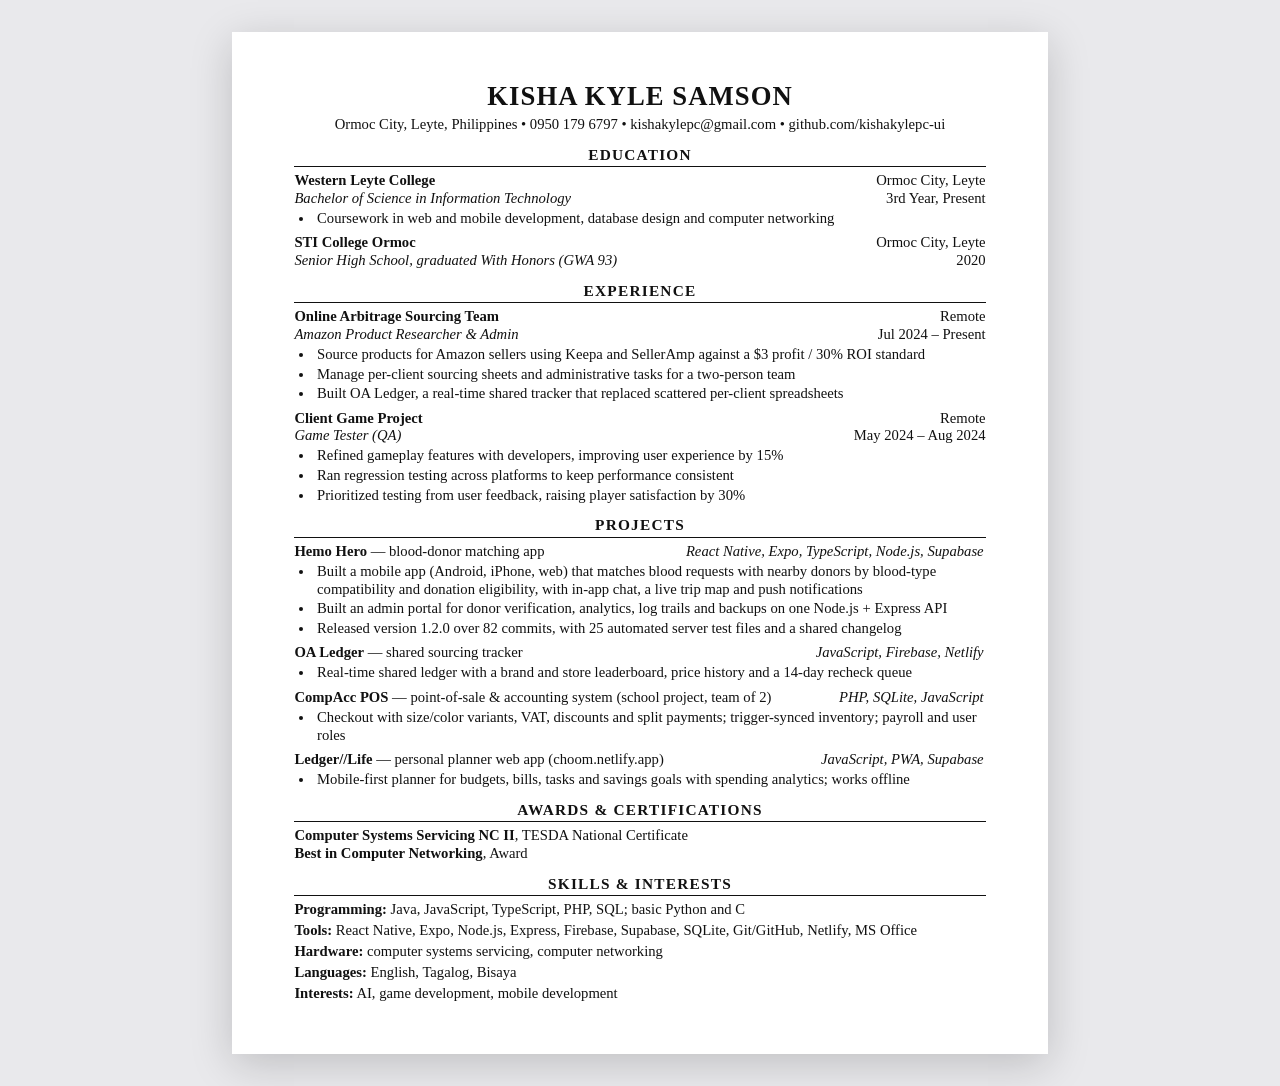
<file: resume.html>
<!DOCTYPE html>
<html lang="en">
<head>
  <meta charset="UTF-8">
  <meta name="viewport" content="width=device-width, initial-scale=1.0">
  <title>Kisha Kyle Samson — Résumé</title>
  <!--
    Harvard-format résumé. Edit the text below, then rebuild resume.pdf
    (open this file in Chrome → Ctrl+P → "Save as PDF", margins "Default").
  -->
  <style>
    @page { size: Letter; margin: 0.5in 0.65in; }

    :root { --ink: #111; --rule: #111; }
    * { box-sizing: border-box; }
    html { background: #e9e9ec; }
    body {
      margin: 32px auto;
      max-width: 8.5in;
      padding: 0.5in 0.65in;
      background: #fff;
      color: var(--ink);
      font-family: Garamond, "EB Garamond", "Times New Roman", serif;
      font-size: 11pt;
      line-height: 1.2;
      box-shadow: 0 10px 40px rgba(0, 0, 0, 0.18);
    }
    @media print {
      html { background: none; }
      body { margin: 0; padding: 0; max-width: none; box-shadow: none; }
    }
    @media (max-width: 700px) {
      body { margin: 0; padding: 24px 18px; box-shadow: none; }
    }

    header { text-align: center; margin-bottom: 6pt; }
    h1 { margin: 0; font-size: 20pt; font-weight: 700; letter-spacing: 0.04em; }
    .contact { margin: 3pt 0 0; font-size: 11pt; }
    .contact a { color: inherit; text-decoration: none; }

    h2 {
      margin: 9pt 0 4pt;
      padding-bottom: 1.5pt;
      border-bottom: 1px solid var(--rule);
      text-align: center;
      font-size: 11.5pt;
      font-weight: 700;
      letter-spacing: 0.08em;
      text-transform: uppercase;
    }

    .entry { margin: 0 0 5pt; break-inside: avoid; }
    .row { display: flex; justify-content: space-between; gap: 12pt; }
    .row > :last-child { text-align: right; white-space: nowrap; }
    .org { font-weight: 700; }
    .role { font-style: italic; }
    ul { margin: 2pt 0 0; padding-left: 15pt; }
    li { margin: 0 0 1.5pt; padding-left: 2pt; }
    .tech { font-style: italic; padding-right: 1.5pt; }
    .plain { margin: 0 0 2.5pt; }
    .plain b { font-weight: 700; }
  </style>
</head>
<body>

  <header>
    <h1>KISHA KYLE SAMSON</h1>
    <p class="contact">
      Ormoc City, Leyte, Philippines&nbsp;•&nbsp;<a href="tel:+639501796797">0950 179 6797</a>&nbsp;•&nbsp;<a href="mailto:kishakylepc@gmail.com">kishakylepc@gmail.com</a>&nbsp;•&nbsp;<a href="https://github.com/kishakylepc-ui">github.com/kishakylepc-ui</a>
    </p>
  </header>

  <section>
    <h2>Education</h2>
    <div class="entry">
      <div class="row"><span class="org">Western Leyte College</span><span>Ormoc City, Leyte</span></div>
      <div class="row"><span class="role">Bachelor of Science in Information Technology</span><span>3rd Year, Present</span></div>
      <ul>
        <li>Coursework in web and mobile development, database design and computer networking</li>
      </ul>
    </div>
    <div class="entry">
      <div class="row"><span class="org">STI College Ormoc</span><span>Ormoc City, Leyte</span></div>
      <div class="row"><span class="role">Senior High School, graduated With Honors (GWA 93)</span><span>2020</span></div>
    </div>
  </section>

  <section>
    <h2>Experience</h2>
    <div class="entry">
      <div class="row"><span class="org">Online Arbitrage Sourcing Team</span><span>Remote</span></div>
      <div class="row"><span class="role">Amazon Product Researcher &amp; Admin</span><span>Jul 2024 – Present</span></div>
      <ul>
        <li>Source products for Amazon sellers using Keepa and SellerAmp against a $3 profit / 30% ROI standard</li>
        <li>Manage per-client sourcing sheets and administrative tasks for a two-person team</li>
        <li>Built OA Ledger, a real-time shared tracker that replaced scattered per-client spreadsheets</li>
      </ul>
    </div>
    <div class="entry">
      <div class="row"><span class="org">Client Game Project</span><span>Remote</span></div>
      <div class="row"><span class="role">Game Tester (QA)</span><span>May 2024 – Aug 2024</span></div>
      <ul>
        <li>Refined gameplay features with developers, improving user experience by 15%</li>
        <li>Ran regression testing across platforms to keep performance consistent</li>
        <li>Prioritized testing from user feedback, raising player satisfaction by 30%</li>
      </ul>
    </div>
  </section>

  <section>
    <h2>Projects</h2>
    <div class="entry">
      <div class="row"><span><span class="org">Hemo Hero</span> — blood-donor matching app</span><span class="tech">React Native, Expo, TypeScript, Node.js, Supabase</span></div>
      <ul>
        <li>Built a mobile app (Android, iPhone, web) that matches blood requests with nearby donors by blood-type compatibility and donation eligibility, with in-app chat, a live trip map and push notifications</li>
        <li>Built an admin portal for donor verification, analytics, log trails and backups on one Node.js + Express API</li>
        <li>Released version 1.2.0 over 82 commits, with 25 automated server test files and a shared changelog</li>
      </ul>
    </div>
    <div class="entry">
      <div class="row"><span><span class="org">OA Ledger</span> — shared sourcing tracker</span><span class="tech">JavaScript, Firebase, Netlify</span></div>
      <ul>
        <li>Real-time shared ledger with a brand and store leaderboard, price history and a 14-day recheck queue</li>
      </ul>
    </div>
    <div class="entry">
      <div class="row"><span><span class="org">CompAcc POS</span> — point-of-sale &amp; accounting system (school project, team of 2)</span><span class="tech">PHP, SQLite, JavaScript</span></div>
      <ul>
        <li>Checkout with size/color variants, VAT, discounts and split payments; trigger-synced inventory; payroll and user roles</li>
      </ul>
    </div>
    <div class="entry">
      <div class="row"><span><span class="org">Ledger//Life</span> — personal planner web app (choom.netlify.app)</span><span class="tech">JavaScript, PWA, Supabase</span></div>
      <ul>
        <li>Mobile-first planner for budgets, bills, tasks and savings goals with spending analytics; works offline</li>
      </ul>
    </div>
  </section>

  <section>
    <h2>Awards &amp; Certifications</h2>
    <div class="entry">
      <div class="row"><span><span class="org">Computer Systems Servicing NC II</span>, TESDA National Certificate</span><span></span></div>
      <div class="row"><span><span class="org">Best in Computer Networking</span>, Award</span><span></span></div>
    </div>
  </section>

  <section>
    <h2>Skills &amp; Interests</h2>
    <p class="plain"><b>Programming:</b> Java, JavaScript, TypeScript, PHP, SQL; basic Python and C</p>
    <p class="plain"><b>Tools:</b> React Native, Expo, Node.js, Express, Firebase, Supabase, SQLite, Git/GitHub, Netlify, MS Office</p>
    <p class="plain"><b>Hardware:</b> computer systems servicing, computer networking</p>
    <p class="plain"><b>Languages:</b> English, Tagalog, Bisaya</p>
    <p class="plain"><b>Interests:</b> AI, game development, mobile development</p>
  </section>

</body>
</html>
</file>
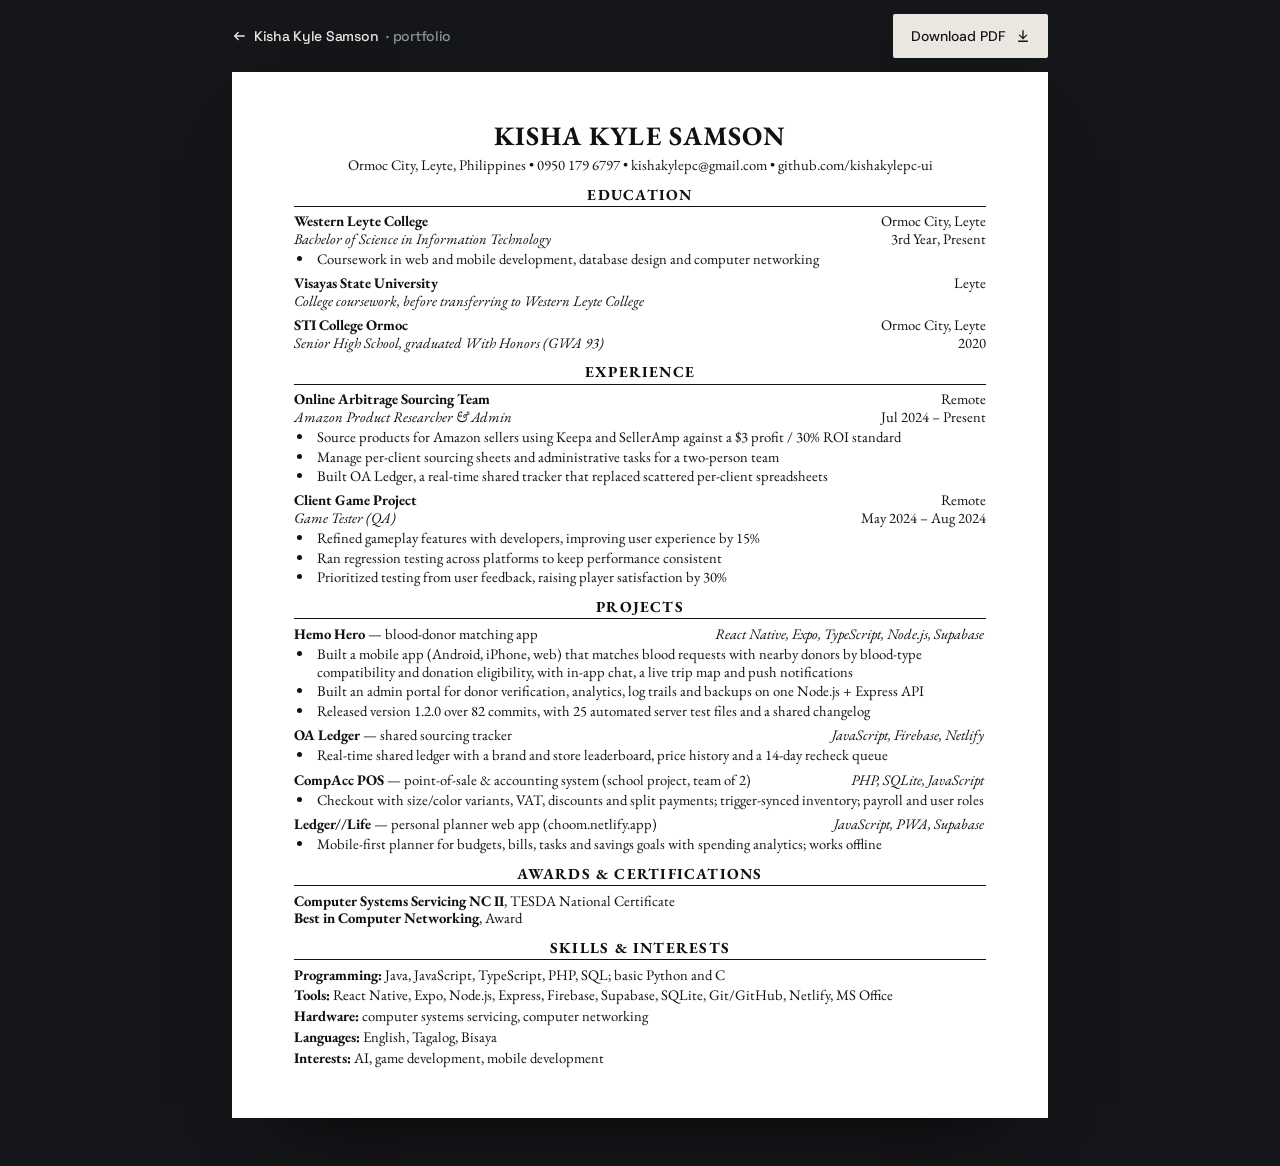
<file: resume/resume.html>
<!DOCTYPE html>
<html lang="en">
<head>
  <meta charset="UTF-8">
  <meta name="viewport" content="width=device-width, initial-scale=1.0, viewport-fit=cover">
  <title>Kisha Kyle Samson — Résumé</title>
  <meta name="theme-color" content="#151619">
  <link rel="icon" href="../assets/img/favicon.svg" type="image/svg+xml">
  <!-- Site fonts for the on-screen bar only; the résumé itself stays in Garamond for print and the PDF -->
  <link rel="preconnect" href="https://fonts.googleapis.com">
  <link rel="preconnect" href="https://fonts.gstatic.com" crossorigin>
  <!-- EB Garamond is the fallback for devices without a system Garamond (phones, most Macs);
       Garamond stays first in the stack, so the PDF made on a machine that has it is unchanged. -->
  <link href="https://fonts.googleapis.com/css2?family=DM+Sans:wght@400;500&family=EB+Garamond:ital,wght@0,400;0,700;1,400&family=Space+Grotesk:wght@500&display=swap" rel="stylesheet">
  <!--
    Harvard-format résumé. Edit the text below, then rebuild Kisha-Kyle-Samson-Resume.pdf (same folder)
    (open this file in Chrome → Ctrl+P → "Save as PDF", margins "Default").
  -->
  <style>
    @page { size: Letter; margin: 0.5in 0.65in; }

    :root { --ink: #111; --rule: #111; }
    * { box-sizing: border-box; }
    /* On screen: the white page sits on the portfolio's Deep Charcoal, under a slim bar in the site's type.
       In print (and the PDF) only the page is output, exactly as before. */
    html { background: #151619; -webkit-tap-highlight-color: transparent; scrollbar-color: #303338 #151619; }
    body { margin: 0; padding: 0 16px 48px; }
    .paper {
      margin: 0 auto;
      max-width: 8.5in;
      padding: 0.5in 0.65in;
      background: #fff;
      color: var(--ink);
      font-family: Garamond, "EB Garamond", "Times New Roman", serif;
      font-size: 11pt;
      line-height: 1.2;
      box-shadow: 0 40px 80px -48px rgba(0, 0, 0, 0.9);
    }
    .screen-bar {
      display: flex;
      flex-wrap: wrap;
      align-items: center;
      justify-content: space-between;
      gap: 8px 16px;
      max-width: 8.5in;
      margin: 0 auto;
      padding: max(14px, env(safe-area-inset-top)) 0 14px;
      font: 500 14px/1.2 "DM Sans", sans-serif;
    }
    .screen-bar a { color: #EAE7E1; text-decoration: none; touch-action: manipulation; -webkit-user-select: none; user-select: none; }
    .back { display: inline-flex; align-items: center; gap: 8px; min-height: 44px; font-family: "Space Grotesk", sans-serif; letter-spacing: -0.02em; }
    .back svg, .download svg { width: 1em; height: 1em; fill: none; stroke: currentColor; stroke-width: 1.5; stroke-linecap: round; stroke-linejoin: round; }
    .back span { color: #8C9298; }
    .download { display: inline-flex; align-items: center; gap: 10px; min-height: 44px; padding: 0 18px; border-radius: 2px; background: #EAE7E1; color: #151619 !important; transition: background 0.25s, transform 160ms cubic-bezier(0.16, 1, 0.3, 1); }
    .download:active { transform: scale(0.97); background: #C5AE91; }
    @media (hover: hover) and (pointer: fine) { .download:hover { background: #C5AE91; } .back:hover span { color: #EAE7E1; } }
    .screen-bar a:focus-visible { outline: 2px solid #8299B2; outline-offset: 3px; }
    ::selection { background: #C5AE91; color: #151619; }
    @media print {
      html { background: none; }
      body { padding: 0; }
      .screen-bar { display: none; }
      .paper { margin: 0; padding: 0; max-width: none; box-shadow: none; }
    }
    @media (max-width: 700px) {
      body { padding: 0 0 32px; }
      .screen-bar { padding-left: max(16px, env(safe-area-inset-left)); padding-right: max(16px, env(safe-area-inset-right)); }
      .paper { padding: 24px 18px; box-shadow: none; }
      /* on a phone the right-hand dates and stacks drop under their line instead of running off the page */
      .paper .row { flex-wrap: wrap; gap: 0 12pt; }
      .paper .row > :last-child { white-space: normal; text-align: left; }
      .contact { line-height: 1.5; }
    }

    header { text-align: center; margin-bottom: 6pt; }
    h1 { margin: 0; font-size: 20pt; font-weight: 700; letter-spacing: 0.04em; }
    .contact { margin: 3pt 0 0; font-size: 11pt; }
    .contact a { color: inherit; text-decoration: none; }

    h2 {
      margin: 9pt 0 4pt;
      padding-bottom: 1.5pt;
      border-bottom: 1px solid var(--rule);
      text-align: center;
      font-size: 11.5pt;
      font-weight: 700;
      letter-spacing: 0.08em;
      text-transform: uppercase;
    }

    .entry { margin: 0 0 5pt; break-inside: avoid; }
    .row { display: flex; justify-content: space-between; gap: 12pt; }
    .row > :last-child { text-align: right; white-space: nowrap; }
    .org { font-weight: 700; }
    .role { font-style: italic; }
    ul { margin: 2pt 0 0; padding-left: 15pt; }
    li { margin: 0 0 1.5pt; padding-left: 2pt; }
    .tech { font-style: italic; padding-right: 1.5pt; }
    .plain { margin: 0 0 2.5pt; }
    .plain b { font-weight: 700; }
  </style>
</head>
<body>
  <nav class="screen-bar" aria-label="Résumé">
    <a class="back" href="../index.html"><svg viewBox="0 0 16 16" aria-hidden="true"><path d="M14 8H3M7 4L3 8l4 4"/></svg>Kisha Kyle Samson <span>· portfolio</span></a>
    <a class="download" href="Kisha-Kyle-Samson-Resume.pdf" download>Download PDF <svg viewBox="0 0 16 16" aria-hidden="true"><path d="M8 2v9M4 7l4 4 4-4M3 14h10"/></svg></a>
  </nav>
  <main class="paper">

  <header>
    <h1>KISHA KYLE SAMSON</h1>
    <p class="contact">
      Ormoc City, Leyte, Philippines • <a href="tel:+639501796797">0950 179 6797</a> • <a href="mailto:kishakylepc@gmail.com">kishakylepc@gmail.com</a> • <a href="https://github.com/kishakylepc-ui">github.com/kishakylepc-ui</a>
    </p>
  </header>

  <section>
    <h2>Education</h2>
    <div class="entry">
      <div class="row"><span class="org">Western Leyte College</span><span>Ormoc City, Leyte</span></div>
      <div class="row"><span class="role">Bachelor of Science in Information Technology</span><span>3rd Year, Present</span></div>
      <ul>
        <li>Coursework in web and mobile development, database design and computer networking</li>
      </ul>
    </div>
    <!-- Add your program and years here when you want them shown (e.g. the right-hand span of the second row) -->
    <div class="entry">
      <div class="row"><span class="org">Visayas State University</span><span>Leyte</span></div>
      <div class="row"><span class="role">College coursework, before transferring to Western Leyte College</span><span></span></div>
    </div>
    <div class="entry">
      <div class="row"><span class="org">STI College Ormoc</span><span>Ormoc City, Leyte</span></div>
      <div class="row"><span class="role">Senior High School, graduated With Honors (GWA 93)</span><span>2020</span></div>
    </div>
  </section>

  <section>
    <h2>Experience</h2>
    <div class="entry">
      <div class="row"><span class="org">Online Arbitrage Sourcing Team</span><span>Remote</span></div>
      <div class="row"><span class="role">Amazon Product Researcher &amp; Admin</span><span>Jul 2024 – Present</span></div>
      <ul>
        <li>Source products for Amazon sellers using Keepa and SellerAmp against a $3 profit / 30% ROI standard</li>
        <li>Manage per-client sourcing sheets and administrative tasks for a two-person team</li>
        <li>Built OA Ledger, a real-time shared tracker that replaced scattered per-client spreadsheets</li>
      </ul>
    </div>
    <div class="entry">
      <div class="row"><span class="org">Client Game Project</span><span>Remote</span></div>
      <div class="row"><span class="role">Game Tester (QA)</span><span>May 2024 – Aug 2024</span></div>
      <ul>
        <li>Refined gameplay features with developers, improving user experience by 15%</li>
        <li>Ran regression testing across platforms to keep performance consistent</li>
        <li>Prioritized testing from user feedback, raising player satisfaction by 30%</li>
      </ul>
    </div>
  </section>

  <section>
    <h2>Projects</h2>
    <div class="entry">
      <div class="row"><span><span class="org">Hemo Hero</span> — blood-donor matching app</span><span class="tech">React Native, Expo, TypeScript, Node.js, Supabase</span></div>
      <ul>
        <li>Built a mobile app (Android, iPhone, web) that matches blood requests with nearby donors by blood-type compatibility and donation eligibility, with in-app chat, a live trip map and push notifications</li>
        <li>Built an admin portal for donor verification, analytics, log trails and backups on one Node.js + Express API</li>
        <li>Released version 1.2.0 over 82 commits, with 25 automated server test files and a shared changelog</li>
      </ul>
    </div>
    <div class="entry">
      <div class="row"><span><span class="org">OA Ledger</span> — shared sourcing tracker</span><span class="tech">JavaScript, Firebase, Netlify</span></div>
      <ul>
        <li>Real-time shared ledger with a brand and store leaderboard, price history and a 14-day recheck queue</li>
      </ul>
    </div>
    <div class="entry">
      <div class="row"><span><span class="org">CompAcc POS</span> — point-of-sale &amp; accounting system (school project, team of 2)</span><span class="tech">PHP, SQLite, JavaScript</span></div>
      <ul>
        <li>Checkout with size/color variants, VAT, discounts and split payments; trigger-synced inventory; payroll and user roles</li>
      </ul>
    </div>
    <div class="entry">
      <div class="row"><span><span class="org">Ledger//Life</span> — personal planner web app (choom.netlify.app)</span><span class="tech">JavaScript, PWA, Supabase</span></div>
      <ul>
        <li>Mobile-first planner for budgets, bills, tasks and savings goals with spending analytics; works offline</li>
      </ul>
    </div>
  </section>

  <section>
    <h2>Awards &amp; Certifications</h2>
    <div class="entry">
      <div class="row"><span><span class="org">Computer Systems Servicing NC II</span>, TESDA National Certificate</span><span></span></div>
      <div class="row"><span><span class="org">Best in Computer Networking</span>, Award</span><span></span></div>
    </div>
  </section>

  <section>
    <h2>Skills &amp; Interests</h2>
    <p class="plain"><b>Programming:</b> Java, JavaScript, TypeScript, PHP, SQL; basic Python and C</p>
    <p class="plain"><b>Tools:</b> React Native, Expo, Node.js, Express, Firebase, Supabase, SQLite, Git/GitHub, Netlify, MS Office</p>
    <p class="plain"><b>Hardware:</b> computer systems servicing, computer networking</p>
    <p class="plain"><b>Languages:</b> English, Tagalog, Bisaya</p>
    <p class="plain"><b>Interests:</b> AI, game development, mobile development</p>
  </section>

  </main>
</body>
</html>
</file>
<file: assets/css/style.css>
/* =========================================================
   Kisha Kyle Samson — Portfolio
   "Field Notes in the Fog": three typefaces, mostly greys, four quiet accents.

   1. Tokens          palette, fonts, type scale, spacing, motion
   2. Base            reset, global type, browser surfaces
   3. Shared pieces   labels, section titles, buttons, filters, reveal
   4. Header
   5. Hero
   6. Work            projects, galleries, case studies, lightbox
   7. Experience
   8. Skills
   9. About
  10. Education       the route through the schools
  11. Contact + footer
  12. Toast
  13. Touch           tap feedback and 44px targets
  14. Screen sizes    tablet, phone, small phone
  15. Reduced motion
   ========================================================= */

/* ---------- 1. Tokens ---------- */
:root {
  /* Neutrals: about 90% of what you see */
  --deep-charcoal: #151619;   /* main background: Hero, Work, Skills, Education, Contact */
  --charcoal: #1B1D20;        /* secondary sections: Experience, About; screenshot frames */
  --graphite: #303338;        /* hairlines and borders */
  --mist-gray: #777D83;       /* borders of outline buttons, decorative large text (4.3:1: never small text) */
  --quiet: #8C9298;           /* small secondary text: Mist Gray lifted to 5.8:1 on Deep Charcoal, 5.4:1 on Charcoal */
  --silver: #BFC3C7;          /* cool labels, job roles, the second word of a title ("Selected work") */
  --text: #BFBDB9;            /* paragraphs: Soft Ivory at 80% over Deep Charcoal (10:1) */
  --ivory: #EAE7E1;           /* Soft Ivory: headings and primary text */

  /* Accents: each has one job, and none is used everywhere
     champagne   warmth and the personal lines: "around me.", highlighted phrases, "Tell me about it."
     muted blue  what you can use: links, the active section, filters, focus, the route as it's travelled
     lavender    CompAcc POS's project ink only (no lavender italics: titles, roles and skills use weight instead)
     slate blue  structure only (3:1, never small text): rules, bullets, separators
     Each project also has its own accent, --pt (set in the Work section). */
  --champagne: #C5AE91;
  --muted-blue: #8299B2;
  --lavender: #91869F;
  --slate-blue: #53677D;

  /* Fonts (loaded from Google Fonts in index.html) */
  --font-heading: "Space Grotesk", sans-serif;      /* 400 500 600 700 */
  --font-body: "DM Sans", sans-serif;               /* 400 500 */
  --font-accent: "Cormorant Garamond", serif;       /* italic 400 500 */

  /* Type scale: one giant moment (the name, set in .hero-name); everything else steps down from there */
  --fs-display: clamp(44px, 6.2vw, 96px);   /* section titles */
  --fs-title: clamp(34px, 3.8vw, 58px);     /* project names */
  --fs-subtitle: clamp(24px, 2.4vw, 36px);  /* jobs, schools */
  --fs-lead: clamp(20px, 1.7vw, 27px);      /* opening paragraph of About */
  --fs-body: 17px;
  --fs-small: 14px;
  --fs-label: 11px;
  --track-display: -0.04em;                 /* tracking floor for display type */

  /* Spacing */
  --max: 1240px;
  --pad: clamp(20px, 4vw, 56px);
  --gutter: max(var(--pad), env(safe-area-inset-left), env(safe-area-inset-right));
  --section-y: clamp(84px, 9vw, 136px);
  --header-h: 76px;
  --bar-h: 62px;                            /* the header once it becomes a bar */

  /* Motion */
  --ease: cubic-bezier(0.2, 0.7, 0.2, 1);
  --ease-out: cubic-bezier(0.16, 1, 0.3, 1);
  --press: 160ms;
}

/* ---------- 2. Base ---------- */
*,
*::before,
*::after { box-sizing: border-box; }

html {
  scroll-behavior: smooth;
  scroll-padding-top: calc(var(--bar-h) + 16px);
  background: var(--deep-charcoal);
  -webkit-text-size-adjust: 100%;
  text-size-adjust: 100%;
  scrollbar-color: var(--graphite) var(--deep-charcoal);
  -webkit-tap-highlight-color: transparent;   /* no grey flash on tap; every control has its own :active */
}
::-webkit-scrollbar { width: 10px; height: 10px; }
::-webkit-scrollbar-track { background: var(--deep-charcoal); }
::-webkit-scrollbar-thumb { background: var(--graphite); border: 2px solid var(--deep-charcoal); border-radius: 10px; }

body {
  margin: 0;
  background: var(--deep-charcoal);
  color: var(--text);
  font-family: var(--font-body);
  font-size: var(--fs-body);
  font-weight: 400;
  line-height: 1.7;
  -webkit-font-smoothing: antialiased;
  -moz-osx-font-smoothing: grayscale;
}

h1, h2, h3, h4 {
  margin: 0;
  font-family: var(--font-heading);
  font-weight: 500;
  color: var(--ivory);
  text-wrap: balance;
}
p, li, dd { text-wrap: pretty; }
button, input, select { font: inherit; color: inherit; }

/* Cormorant Garamond: italic accents only */
.it,
.editorial-accent {
  font-family: var(--font-accent);
  font-style: italic;
  font-weight: 500;
  letter-spacing: -0.01em;
}

img { max-width: 100%; display: block; }
/* hidden always wins, even over rules that set display (img, .work-count, grids) */
[hidden] { display: none !important; }
.nowrap { white-space: nowrap; }   /* keeps a hyphenated term on one line ("online-arbitrage") */
a { color: var(--ivory); text-decoration-thickness: 1px; text-underline-offset: 0.24em; }
@media (hover: hover) and (pointer: fine) { a:hover { color: #fff; } }
::selection { background: var(--champagne); color: var(--deep-charcoal); }
:focus-visible { outline: 2px solid var(--muted-blue); outline-offset: 3px; }

.container { max-width: var(--max); margin: 0 auto; padding: 0 var(--gutter); }
.section { position: relative; padding-top: var(--section-y); padding-bottom: var(--section-y); }
.sr-only { position: absolute; width: 1px; height: 1px; margin: -1px; padding: 0; overflow: hidden; clip: rect(0 0 0 0); white-space: nowrap; border: 0; }
.muted { color: var(--text); }
.small { font-size: var(--fs-small); }

.skip-link {
  position: absolute;
  top: -80px;
  left: 12px;
  z-index: 200;
  display: inline-flex;
  align-items: center;
  min-height: 44px;
  padding: 0 18px;
  border-radius: 2px;
  background: var(--ivory);
  color: var(--deep-charcoal);
  font: 500 14px/1 var(--font-body);
  text-decoration: none;
}
.skip-link:focus { top: 12px; }
.skip-link:hover { color: var(--deep-charcoal); }   /* the global a:hover turns links white, which vanishes on ivory */

/* Drawn icons (arrows) share one stroke */
.link .ico, .hero-link .ico { margin-left: 0.3em; vertical-align: -0.12em; transition: transform 0.3s var(--ease-out); }
@media (hover: hover) and (pointer: fine) {
  a.link[target="_blank"]:hover .ico, .hero-link:hover .ico { transform: translate(2px, -2px); }   /* leaves the site: up and out */
  button.link:hover .ico { transform: translateX(3px); }
  a.link[href="#top"]:hover .ico { transform: translateY(-3px); }
}
.ico { width: 1em; height: 1em; flex: none; fill: none; stroke: currentColor; stroke-width: 1.5; stroke-linecap: round; stroke-linejoin: round; }

/* Film grain: the one texture that runs through the whole page */
body::after {
  content: "";
  position: fixed;
  inset: 0;
  z-index: 70;
  pointer-events: none;
  background-image: url("data:image/svg+xml,%3Csvg xmlns='http://www.w3.org/2000/svg' width='240' height='240'%3E%3Cfilter id='n'%3E%3CfeTurbulence type='fractalNoise' baseFrequency='0.9' numOctaves='3' stitchTiles='stitch'/%3E%3CfeColorMatrix values='0 0 0 0 1 0 0 0 0 1 0 0 0 0 1 0 0 0 1.4 -0.55'/%3E%3C/filter%3E%3Crect width='100%25' height='100%25' filter='url(%23n)'/%3E%3C/svg%3E");
  background-size: 240px 240px;
  opacity: 0.06;
}

/* ---------- 3. Shared pieces ---------- */
/* Small label: DM Sans in spaced capitals. It sits beside or below what it labels, never above a heading. */
.label {
  margin: 0;
  font: 500 var(--fs-label)/1.5 var(--font-body);
  letter-spacing: 0.18em;
  text-transform: uppercase;
  color: var(--quiet);
}

/* Section titles: Space Grotesk at display size; each section stages its own (.display--*) */
.display {
  font: 700 var(--fs-display)/0.92 var(--font-heading);
  letter-spacing: var(--track-display);
}
/* The second word of a title steps down to Regular in Silver ("Selected work", "so far"): contrast by weight, not a second face */
.display .it { font-family: var(--font-heading); font-style: normal; font-size: 1em; font-weight: 400; letter-spacing: var(--track-display); color: var(--silver); }
.d-line { display: block; }
/* Titles surface like the name: each line rises from below an edge and comes into focus, once, when the title
   scrolls in (script.js: setupTitleReveal wraps each line in .t-mask > .t-in). Without the script, nothing hides. */
.t-mask { display: block; clip-path: inset(-0.5em -0.4em -0.2em -0.4em); }
.t-in { display: block; }
.js .t-host .t-in { opacity: 0; transform: translateY(105%); filter: blur(10px); transition: opacity 0.7s ease, transform 1s var(--ease-out), filter 1s var(--ease-out); transition-delay: calc(var(--li, 0) * 110ms + 80ms); }
.js .t-host.is-in .t-in { opacity: 1; transform: none; filter: none; }
.d-indent { padding-left: 0.9em; }

.section-head {
  position: relative;
  display: flex;
  flex-wrap: wrap;
  gap: 18px 48px;
  align-items: flex-end;
  justify-content: space-between;
  margin-bottom: clamp(40px, 4.5vw, 64px);
}
.section-head > .muted {
  max-width: 40ch;
  margin: 0 0 0.35em;
  font-size: 18px;
  line-height: 1.55;
}

/* Buttons: flat, nearly square, firmly outlined, with an obvious press */
.btn-row { display: flex; flex-wrap: wrap; gap: 10px; align-items: center; }
.btn {
  display: inline-flex;
  align-items: center;
  justify-content: center;
  gap: 10px;
  min-height: 48px;
  padding: 0 22px;
  border: 1px solid transparent;
  border-radius: 2px;
  font: 500 14.5px/1 var(--font-body);
  text-decoration: none;
  cursor: pointer;
  transition: background 0.25s, color 0.25s, border-color 0.25s, transform var(--press) var(--ease-out);
}
.btn-primary { background: var(--ivory); color: var(--deep-charcoal); }
@media (hover: hover) and (pointer: fine) { .btn-primary:hover { background: var(--champagne); color: var(--deep-charcoal); } }
.btn-outline,
.btn-small { background: transparent; border-color: var(--mist-gray); color: var(--ivory); }
@media (hover: hover) and (pointer: fine) { .btn-outline:hover, .btn-small:hover { border-color: var(--muted-blue); color: var(--ivory); } }
.btn-small { min-height: 44px; padding: 0 18px; font-size: 14px; }
.btn-arrow { transition: transform 0.3s var(--ease); }
@media (hover: hover) and (pointer: fine) { .btn:hover .btn-arrow { transform: translateX(3px); } }

.link,
.hero-link {
  display: inline-block;
  padding: 10px 0;
  font: 500 14.5px/1.2 var(--font-body);
  color: var(--ivory);
  text-decoration: underline;
  text-decoration-color: var(--slate-blue);
  text-decoration-thickness: 1px;
  text-underline-offset: 0.35em;
  transition: color 0.2s, text-decoration-color 0.25s;
}
@media (hover: hover) and (pointer: fine) { .link:hover, .hero-link:hover { color: var(--muted-blue); text-decoration-color: var(--muted-blue); } }
button.link { background: none; border: 0; cursor: pointer; }

/* Filters */
.chip-group { display: flex; flex-wrap: wrap; gap: 6px; }
.chip {
  min-height: 40px;
  padding: 0 14px;
  border: 1px solid var(--graphite);
  border-radius: 2px;
  background: transparent;
  color: var(--silver);
  font: 500 13.5px/1 var(--font-body);
  cursor: pointer;
  transition: background 0.2s, color 0.2s, border-color 0.2s, transform var(--press) var(--ease-out);
}
@media (hover: hover) and (pointer: fine) { .chip:hover { border-color: var(--muted-blue); color: var(--ivory); } }
.chip.is-active { background: var(--muted-blue); border-color: var(--muted-blue); color: var(--deep-charcoal); }

/* Scroll reveal (script.js: setupScrollReveal). Hidden only when the script runs (html.js). */
.reveal { transition: opacity 0.7s var(--ease), transform 0.8s var(--ease-out); }
.js .reveal { opacity: 0; transform: translateY(16px); }
.js .reveal.visible { opacity: 1; transform: none; }
@keyframes fadeIn { from { opacity: 0; } }
@keyframes fadeUp {
  from { opacity: 0; transform: translateY(10px); }
  to   { opacity: 1; transform: none; }
}

/* A band of drifting mist (the hero only): the <i> is twice as wide and slides left */
.fog { position: absolute; left: 0; right: 0; overflow: hidden; pointer-events: none; }
.fog i {
  position: absolute;
  top: 0;
  bottom: 0;
  left: 0;
  width: 200%;
  background: url("../img/fx/fog.webp") repeat-x 0 50% / 50% 100%;
  animation: drift 160s linear infinite;
}
@keyframes drift { to { transform: translate3d(-50%, 0, 0); } }
/* The one loop on the page stops while the hero is off screen or the tab is hidden (script.js: setupFogPause) */
.hero.is-away .fog i { animation-play-state: paused; }

/* ---------- 4. Header ---------- */
.site-header {
  position: fixed;
  top: 0;
  left: 0;
  right: 0;
  z-index: 50;
  padding-top: env(safe-area-inset-top, 0px);   /* clears the notch when the page runs edge to edge */
  border-bottom: 1px solid transparent;
  transition: background 0.3s, border-color 0.3s;
}
/* Past the hero: a near-solid bar (glass only where content passes beneath it) */
.site-header.is-floating {
  background: rgba(21, 22, 25, 0.86);
  -webkit-backdrop-filter: blur(14px);
  backdrop-filter: blur(14px);
  border-bottom-color: var(--graphite);
}

.nav { display: flex; align-items: center; justify-content: space-between; height: var(--header-h); max-width: none; transition: height 0.3s var(--ease); }
.site-header.is-floating .nav { height: var(--bar-h); }

.logo {
  font: 500 16px/1 var(--font-heading);
  letter-spacing: -0.02em;
  text-decoration: none;
  color: var(--ivory);
  white-space: nowrap;
}
.logo b { font-weight: inherit; }
.logo-dim { color: var(--quiet); }

.nav-links { display: flex; gap: clamp(18px, 2.4vw, 34px); list-style: none; margin: 0; padding: 0; }
.nav-links a {
  position: relative;
  display: inline-flex;
  align-items: center;
  padding: 10px 0;
  font: 500 14px/1 var(--font-body);
  text-decoration: none;
  color: var(--silver);
  transition: color 0.2s;
}
.nav-links a::after {
  content: "";
  position: absolute;
  left: 0;
  right: 0;
  bottom: 3px;
  height: 1px;
  background: var(--muted-blue);
  transform: scaleX(0);
  transform-origin: left;
  transition: transform 0.35s var(--ease);
}
.nav-links a.active { color: var(--ivory); }
@media (hover: hover) and (pointer: fine) { .nav-links a:hover { color: var(--ivory); } }
.nav-links a.active::after { transform: scaleX(1); }
/* With the script, one shared underline slides from section to section instead (script.js: setupActiveNav) */
.nav-ink { display: none; }
@media (min-width: 761px) {
  .js nav[aria-label="Main"] { position: relative; }
  .js .nav-ink { display: block; position: absolute; left: 0; top: 0; width: 100px; height: 1px; background: var(--muted-blue); transform-origin: 0 0; opacity: 0; pointer-events: none; transition: transform 0.5s var(--ease-out), opacity 0.3s ease; }
  .js .nav-ink.is-on { opacity: 1; }
  .js .nav-ink.is-placing { transition: opacity 0.3s ease; }   /* the first placement appears in place instead of sliding in from the corner */
  .js .nav-links a::after { display: none; }
}
/* Résumé: the one link that leaves the page, so on wide screens it's a small outline button set apart */
@media (min-width: 761px) {
  .nav-resume { margin-left: clamp(0px, 0.8vw, 10px); }
  .nav-links .nav-cta { min-height: 36px; padding: 0 14px; border: 1px solid var(--mist-gray); border-radius: 2px; color: var(--ivory); transition: border-color 0.25s, transform var(--press) var(--ease-out); }
  .nav-links .nav-cta::after { display: none; }
  .nav-links .nav-cta:active { transform: scale(0.97); }
}
@media (hover: hover) and (pointer: fine) { .nav-links .nav-cta:hover { border-color: var(--muted-blue); } }

.menu-toggle {
  display: none;
  position: relative;
  width: 44px;
  height: 44px;
  padding: 0;
  border: 1px solid var(--graphite);
  border-radius: 2px;
  background: var(--deep-charcoal);
  cursor: pointer;
  transition: border-color 0.2s, transform var(--press) var(--ease-out);
}
.menu-toggle span { position: absolute; left: 13px; right: 13px; height: 1px; background: var(--ivory); transition: transform 0.3s var(--ease); }
.menu-toggle span:nth-child(1) { top: 18px; }
.menu-toggle span:nth-child(2) { top: 25px; }
.menu-toggle[aria-expanded="true"] span:nth-child(1) { transform: translateY(3.5px) rotate(45deg); }
.menu-toggle[aria-expanded="true"] span:nth-child(2) { transform: translateY(-3.5px) rotate(-45deg); }

/* ---------- 5. Hero ---------- */
.hero {
  position: relative;
  min-height: max(100svh, 720px);
  overflow: hidden;          /* the portrait and mist are cropped to the hero, like a photograph */
  isolation: isolate;
  background: var(--deep-charcoal);
}
/* The portrait dissolves into the page below */
.hero::after {
  content: "";
  position: absolute;
  left: 0;
  right: 0;
  bottom: 0;
  z-index: 3;
  height: 26%;
  background: linear-gradient(180deg, transparent, var(--deep-charcoal) 90%);
  pointer-events: none;
}

/* Back layers; script.js moves [data-depth] layers with the CSS "translate" property */
.hero-atmos { position: absolute; inset: 0; z-index: 0; pointer-events: none; }
/* The one light on the page: fog lit from behind the head, warm at the centre, cooling at the edge */
.fog-light {
  position: absolute;
  left: 50%;
  top: 36%;
  width: min(1500px, 130vw);
  aspect-ratio: 1.2;
  transform: translate(-50%, -50%);
  background: radial-gradient(closest-side,
    rgba(234, 226, 214, 0.30) 0%,
    rgba(214, 200, 182, 0.17) 26%,
    rgba(130, 153, 178, 0.09) 52%,
    rgba(83, 103, 125, 0.04) 76%,
    transparent 100%);
  animation: lightUp 1.8s var(--ease-out) backwards;   /* the light comes up behind the head as the photo focuses */
}
@keyframes lightUp { from { opacity: 0; scale: 0.82; } }
.fog--far { top: 8%; height: 62%; opacity: 0.16; }

.hero-portrait {
  position: absolute;
  z-index: 1;
  left: 50%;
  bottom: 0;
  height: min(95%, 1180px);
  aspect-ratio: 1500 / 2045;
  margin: 0;
  transform: translateX(-61%);
  pointer-events: none;
}
.hero-portrait picture,
.hero-portrait img { display: block; width: 100%; height: 100%; }
.hero-portrait img {
  object-fit: contain;
  object-position: 50% 100%;
  -webkit-mask-image:
    linear-gradient(180deg, #000 52%, rgba(0, 0, 0, 0.6) 72%, transparent 94%),
    radial-gradient(ellipse 66% 92% at 58% 30%, #000 62%, transparent 100%);
  -webkit-mask-composite: source-in;
  mask-image:
    linear-gradient(180deg, #000 52%, rgba(0, 0, 0, 0.6) 72%, transparent 94%),
    radial-gradient(ellipse 66% 92% at 58% 30%, #000 62%, transparent 100%);
  mask-composite: intersect;
  animation: focusIn 1.3s var(--ease-out) backwards;
}
/* The focal moment, once on load: the photo pulls into focus out of the fog, like a lens finding its subject.
   "backwards" fill, so nothing (no filter, no scale) stays on the image once it has settled. */
@keyframes focusIn {
  from { opacity: 0; scale: 1.06; filter: blur(18px); }
  45%  { opacity: 1; }
  to   { opacity: 1; scale: 1; filter: blur(0); }
}

.hero-front { position: absolute; inset: 0; z-index: 2; pointer-events: none; }
.fog--near { bottom: 2%; height: 46%; opacity: 0.26; }
.fog--near i { animation-duration: 110s; animation-direction: reverse; background-size: 36% 100%; }

/* Text on a three-column grid around the face */
.hero-copy {
  position: relative;
  z-index: 4;
  display: grid;
  grid-template-columns: minmax(0, 1fr) minmax(0, 1.2fr) minmax(0, 1fr);
  grid-template-rows: auto minmax(0, 1fr) auto;
  grid-template-areas:
    "tl    .  tr"
    "left  .  right"
    "title title title";
  gap: 28px 40px;
  min-height: inherit;
  max-width: 1680px;
  margin: 0 auto;
  padding: calc(var(--header-h) + 26px) var(--gutter) clamp(28px, 4vh, 48px);
}
.hero-corner--tl { grid-area: tl; }
.hero-corner--tr { grid-area: tr; justify-self: end; text-align: right; }
.hero-corner,
.hero-left,
.hero-right { animation: fadeUp 0.9s var(--ease) both; }
.hero-corner { animation-delay: 0.75s; }

.hero-left { grid-area: left; align-self: start; max-width: 350px; margin-top: clamp(12px, 7vh, 80px); animation-delay: 0.55s; }
.hero-tagline {
  margin: 0 0 22px;
  font: 400 clamp(28px, 2.5vw, 38px)/1.06 var(--font-heading);
  letter-spacing: -0.035em;
  color: var(--ivory);
}
.hero-tagline .it { display: inline-block; font-size: 1.2em; line-height: 0.8; color: var(--champagne); }
.lead { margin: 0; font-size: 15.5px; line-height: 1.72; color: var(--text); }
.lead a { text-decoration-color: var(--slate-blue); transition: color 0.2s, text-decoration-color 0.2s; }
@media (hover: hover) and (pointer: fine) { .lead a:hover { color: var(--muted-blue); text-decoration-color: var(--muted-blue); } }

.hero-right { grid-area: right; align-self: end; justify-self: end; width: min(100%, 364px); animation-delay: 0.65s; }   /* wide enough for both buttons + GitHub on one row, and the availability line on one line */
.hero-actions { display: flex; flex-wrap: wrap; align-items: center; gap: 10px 18px; }
.hero-actions .btn { min-height: 46px; padding: 0 18px; }
.availability { display: flex; align-items: center; gap: 10px; margin: 22px 0 0; font-size: 14px; line-height: 1.45; color: var(--text); }
.avail-dot { flex: none; width: 6px; height: 6px; border-radius: 50%; background: var(--champagne); }

/* The name, set like a film title over the lower part of the portrait */
.hero-title { grid-area: title; position: relative; }
.hero-name { font-size: clamp(56px, 9.2vw, 184px); line-height: 0.82; font-weight: 400; }
.nm-line { display: block; white-space: nowrap; }
.nm-line--2 { margin-top: -0.02em; text-align: right; }
/* One face, one weight, one colour: all three names in Space Grotesk 700 capitals, staggered over two lines */
.nm { display: inline-block; font-weight: 700; letter-spacing: -0.035em; text-transform: uppercase; color: var(--ivory); }
/* Each letter (split by script.js) surfaces once, on load, from below the word's bottom edge (the clip),
   as if rising out of the mist; it starts while the photo is still coming into focus */
.nm { clip-path: inset(-0.4em -0.3em 0 -0.3em); }
/* The browser can paint the heading before the inline script after it has split it into letters; with the
   script on, a word waits until it has its letters, so the name never shows whole and then blinks out */
.js .hero-name .nm:not(:has(.ch)) { opacity: 0; }
.hero-name .ch { display: inline-block; animation: nameIn 0.9s var(--ease-out) backwards; animation-delay: calc(0.25s + var(--ci, 0) * 28ms); }
@keyframes nameIn {
  from { opacity: 0; transform: translateY(100%); }
  35%  { opacity: 1; }
  to   { opacity: 1; transform: none; }
}

/* ---------- 6. Work ---------- */
.work { position: relative; background: radial-gradient(ellipse 50% 9% at 88% 12%, rgba(83, 103, 125, 0.12), transparent 100%), var(--deep-charcoal); }
.work > .section { padding-top: clamp(72px, 7vw, 112px); }
/* Title on the left; its one-line intro, the count and the filters stacked on the right */
.work-head { display: grid; grid-template-columns: minmax(0, 1fr) minmax(260px, 440px); align-items: end; gap: 24px 56px; }
.display--work { white-space: nowrap; }
.work-intro .muted { margin: 0; font-size: 17px; line-height: 1.55; }
.work-count { display: block; margin-top: 10px; font: 500 var(--fs-label) var(--font-body); letter-spacing: 0.18em; text-transform: uppercase; color: var(--quiet); }
.work-intro .chip-group { margin-top: 18px; }

/* Project index: pinned flush under the bar while you scroll the projects */
.work-index {
  position: sticky;
  top: calc(var(--bar-h) - 1px);
  z-index: 20;
  display: grid;
  grid-template-columns: repeat(auto-fit, minmax(170px, 1fr));   /* 4 projects = 4 columns; more wrap into rows */
  gap: 1px;
  margin: 0 0 16px;
  border: 1px solid var(--graphite);
  border-radius: 0 0 2px 2px;
  background: var(--graphite);                                    /* shows through the 1px gaps as the dividers */
}
.work-index[hidden] { display: none; }
.work-index a {
  position: relative;
  display: flex;
  flex-direction: column;
  justify-content: center;
  min-width: 0;
  min-height: 56px;
  padding: 10px 16px 14px;
  text-decoration: none;
  color: var(--quiet);
  line-height: 1.3;
  background: var(--deep-charcoal);
  transition: color 0.3s, background 0.3s;
}
.work-index a[hidden] { display: none; }
.work-index a.is-current { color: var(--ivory); background: var(--charcoal); }
@media (hover: hover) and (pointer: fine) { .work-index a:hover { color: var(--ivory); background: var(--charcoal); } }
.wi-name { font: 500 14.5px var(--font-heading); letter-spacing: -0.02em; white-space: nowrap; overflow: hidden; text-overflow: ellipsis; }
.wi-type { font: 400 12px var(--font-body); color: var(--quiet); white-space: nowrap; overflow: hidden; text-overflow: ellipsis; }
.wi-bar { position: absolute; left: 16px; right: 16px; bottom: 6px; height: 1px; background: var(--graphite); overflow: hidden; }
.wi-bar::after { content: ""; position: absolute; inset: 0; background: var(--pt, var(--silver)); transform-origin: left; transform: scaleX(var(--prog, 0)); }

/* Each project's own accent: its kind line, progress bar, frame and case-study outcome.
   --pt-text is the same colour where it's readable as small text; slate blue isn't, so Ledger//Life uses muted blue there. */
#hemo-hero, .work-index a[href="#hemo-hero"] { --pt: var(--champagne); --pt-text: var(--champagne); }
#oa-ledger, .work-index a[href="#oa-ledger"] { --pt: var(--muted-blue); --pt-text: var(--muted-blue); }
#compacc,   .work-index a[href="#compacc"]   { --pt: var(--lavender); --pt-text: var(--lavender); }
#planner,   .work-index a[href="#planner"]   { --pt: var(--slate-blue); --pt-text: var(--muted-blue); }

/* One project: screenshots on one side, the story on the other; every other project flips */
.project {
  position: relative;
  padding: clamp(40px, 5vw, 72px) 0;
  scroll-margin-top: calc(var(--bar-h) + 76px);
  /* one transition list for both the scroll reveal (opacity, transform) and the filter fade (translate) */
  transition: opacity 0.6s var(--ease), transform 0.8s var(--ease-out), translate 0.3s var(--ease-out);
}
@starting-style { .project { opacity: 0; translate: 0 8px; } }      /* projects coming back after a filter fade up */
.project + .project { border-top: 1px solid var(--graphite); }
.project[hidden] { display: none; }
.project-row {
  display: grid;
  grid-template-columns: minmax(0, 1.18fr) minmax(0, 1fr);
  gap: clamp(36px, 5.5vw, 88px);
  align-items: center;
}
.project.is-flip .project-row { grid-template-columns: minmax(0, 1fr) minmax(0, 1.18fr); }
.project.is-flip .gallery { order: 2; }
.project-info { min-width: 0; }
.gallery[hidden] { display: none; }
.project.no-media .project-row { grid-template-columns: minmax(0, 1fr); }
.project.no-media .project-info { max-width: 760px; }

.project-info h3 { margin-bottom: 12px; font: 600 var(--fs-title)/0.96 var(--font-heading); letter-spacing: var(--track-display); overflow-wrap: anywhere; }
/* A project's second name ("Ledger//Life"): a Regular Silver line under the Bold one, like "Selected work" */
.muted-title { display: block; margin-top: 8px; font: 400 0.62em/1 var(--font-heading); letter-spacing: -0.03em; color: var(--silver); }
.p-kind { margin: 0 0 22px; font: 500 var(--fs-label)/1.5 var(--font-body); letter-spacing: 0.16em; text-transform: uppercase; color: var(--pt-text, var(--quiet)); }
.project-info > p.muted { max-width: 46ch; margin: 0 0 28px; }
.project-note { max-width: 56ch; margin: 18px 0 0; font-size: 13.5px; line-height: 1.6; color: var(--quiet); }
.project-note b { color: var(--silver); font-weight: 500; }

/* Three quick facts: numbers and captions, no boxes */
.p-facts { display: flex; flex-wrap: wrap; gap: 14px clamp(24px, 3vw, 44px); margin: 0 0 26px; padding-top: 18px; border-top: 1px solid var(--graphite); }
.p-facts div { display: flex; flex-direction: column-reverse; justify-content: flex-end; gap: 4px; min-width: 0; max-width: 20ch; }
.p-facts dd { margin: 0; font: 500 clamp(26px, 2.4vw, 34px)/1 var(--font-heading); letter-spacing: var(--track-display); font-variant-numeric: tabular-nums; overflow-wrap: anywhere; color: var(--ivory); }
.p-facts dt { font-size: 13px; line-height: 1.4; color: var(--quiet); }

/* The stack, as one line of small capitals */
.tags { display: flex; flex-wrap: wrap; align-items: center; gap: 6px 0; list-style: none; padding: 0; margin: 0 0 28px; }
.tags li { font: 500 11px/1.6 var(--font-body); letter-spacing: 0.14em; text-transform: uppercase; color: var(--silver); }
.tags li:not(:last-child)::after { content: "/"; margin: 0 10px; color: var(--slate-blue); letter-spacing: 0; }

.project-actions { display: flex; flex-wrap: wrap; gap: 10px 22px; align-items: center; }

.disclaimer { max-width: 56ch; margin: 22px 0 0; font-size: 13.5px; line-height: 1.6; color: var(--quiet); }
.disclaimer b { color: var(--silver); font-weight: 500; }

/* Case study: three ruled rows, label in the margin. It opens and closes by height (script.js: setupCaseStudies). */
.case-study { display: grid; grid-template-rows: 0fr; opacity: 0; transition: grid-template-rows 0.2s var(--ease-out), opacity 0.18s ease; }
.case-study.is-open { grid-template-rows: 1fr; opacity: 1; transition: grid-template-rows 0.32s var(--ease-out), opacity 0.3s ease 0.04s; }
.case-study[hidden] { display: none; }
.case-inner { min-height: 0; overflow: hidden; }
.case-inner > :first-child { margin-top: 36px; border-top: 1px solid var(--graphite); }
.case-card {
  display: grid;
  grid-template-columns: minmax(120px, 200px) minmax(0, 68ch);
  gap: 8px 40px;
  padding: 22px 0;
  border-bottom: 1px solid var(--graphite);
}
.case-card p { margin: 0; }
.case-card { opacity: 0; translate: 0 10px; transition: opacity 0.18s ease, translate 0.18s ease; }
.case-study.is-open .case-card { opacity: 1; translate: none; transition: opacity 0.45s ease, translate 0.6s var(--ease-out); transition-delay: calc(var(--i, 0) * 70ms + 90ms); }
.case-card:nth-child(2) { --i: 1; }
.case-card:nth-child(3) { --i: 2; }
.case-card:nth-child(4) { --i: 3; }
.case-card .label { padding-top: 5px; }
.case-card .label.accent { color: var(--pt-text, var(--ivory)); }
.empty-state { padding: 36px 0; border-top: 1px solid var(--graphite); color: var(--quiet); }

/* ----- Screenshot galleries ----- */
.gallery { min-width: 0; }
.stage {
  position: relative;
  display: grid;
  grid-template: 100% / 100%;
  aspect-ratio: 16 / 10;
  border: 1px solid var(--graphite);
  border-radius: 2px;
  background: var(--charcoal);
  overflow: hidden;
  cursor: zoom-in;
  touch-action: pan-y;
  isolation: isolate;
  box-shadow: 0 40px 80px -48px rgba(0, 0, 0, 0.9);
  transition: border-color 0.6s ease, clip-path 1.2s var(--ease-out) 0.15s;
}
/* Once per project: the screenshot is uncovered from the top as the project comes into view (the end state
   reaches past the frame so the shadow isn't cut off) */
.js .project .stage { clip-path: inset(0 0 100% 0); }
.js .project.visible .stage { clip-path: inset(-12% -12% -40% -12%); }
/* The project you're reading gets a frame in its own ink */
.project.is-current .stage { border-color: color-mix(in srgb, var(--pt) 55%, var(--graphite)); }
.stage img { -webkit-user-drag: none; user-select: none; }

/* Inactive slides are display: none, so their screenshots only download once someone browses to them.
   The crossfade survives: display transitions discretely, and the incoming slide starts from opacity 0. */
.slide {
  grid-area: 1 / 1;
  display: none;
  margin: 0;
  min-width: 0;
  min-height: 0;
  height: 100%;
  opacity: 0;
  transition: opacity 0.35s ease, translate 0.5s var(--ease-out), scale 1.4s var(--ease-out), display 0.5s allow-discrete;
}
.slide.is-active { display: block; opacity: 1; }
@starting-style { .slide.is-active { opacity: 0; } }
/* Slides move the way you pressed (script.js sets data-dir): Next pushes the old one out to the left and
   brings the new one in from the right; Previous the other way */
.stage[data-dir="next"] .slide:not(.is-active) { translate: -8% 0; }
.stage[data-dir="prev"] .slide:not(.is-active) { translate: 8% 0; }
@starting-style {
  .stage[data-dir="next"] .slide.is-active { translate: 8% 0; }
  .stage[data-dir="prev"] .slide.is-active { translate: -8% 0; }
}
/* the first screenshot settles from a slight zoom while it's uncovered */
.js .project:not(.visible) .slide { scale: 1.06; }

.browser { height: 100%; display: flex; flex-direction: column; }
.window-bar { display: flex; align-items: center; gap: 10px; flex: none; height: 30px; padding: 0 12px; background: var(--charcoal); border-bottom: 1px solid var(--graphite); }
.window-bar::after { content: ""; width: 34px; flex: none; } /* balances the dots so the label stays centred */
.window-bar .url { flex: 1; min-width: 0; text-align: center; font: 400 11px var(--font-body); color: var(--quiet); white-space: nowrap; overflow: hidden; text-overflow: ellipsis; }
.dots { display: inline-flex; gap: 5px; flex: none; }
.dots i { width: 7px; height: 7px; border-radius: 50%; background: var(--graphite); }
.browser img { flex: 1; min-height: 0; width: 100%; object-fit: cover; object-position: 50% 0; }
.browser.paper img { background: #fff; }
/* A screenshot that failed to load (script.js: markMissing) */
.g-missing { flex: 1; display: grid; place-items: center; width: 100%; height: 100%; margin: 0; background: var(--charcoal); font: 500 var(--fs-label)/1.5 var(--font-body); letter-spacing: 0.18em; text-transform: uppercase; color: var(--quiet); }
.g-thumb.is-missing { background: var(--graphite); }
.lb-frame.is-missing::after { content: "Screenshot unavailable"; margin: auto; font: 500 var(--fs-label)/1.5 var(--font-body); letter-spacing: 0.18em; text-transform: uppercase; color: var(--quiet); }
.lb-frame.is-missing img { display: none; }

/* Tall diagram: hover (or keyboard focus) scrolls it from top to bottom */
.slide-doc .browser img { transition: object-position 7s linear; }
.stage:focus-visible .slide-doc.is-active img { object-position: 50% 100%; }
@media (hover: hover) and (pointer: fine) { .stage:hover .slide-doc.is-active img { object-position: 50% 100%; } }
/* Wide diagram: show all of it */
.fit-contain .browser img { object-fit: contain; padding: 8px; }

.slide-video video { display: block; width: 100%; height: 100%; object-fit: cover; background: var(--deep-charcoal); }
.stage.is-video { cursor: default; }
.stage.is-video .g-count,
.stage.is-video .g-zoom { display: none; } /* the video has its own controls */
.g-thumb--video { position: relative; }
.g-thumb--video::after {
  content: "";
  position: absolute;
  inset: 0;
  margin: auto;
  width: 18px;
  height: 18px;
  border-radius: 50%;
  background: var(--ivory) url("data:image/svg+xml,%3Csvg xmlns='http://www.w3.org/2000/svg' viewBox='0 0 24 24'%3E%3Cpath d='M9 7l9 5-9 5z' fill='%23151619'/%3E%3C/svg%3E") center / 14px no-repeat;
}

.phones { height: 100%; display: flex; align-items: center; justify-content: center; gap: 5%; padding: 5% 6%; background: var(--charcoal); }
.phone {
  height: 100%;
  width: auto;
  max-width: 30%;
  aspect-ratio: 390 / 844;
  object-fit: cover;
  object-position: 50% 0;
  border-radius: 14px;
  border: 3px solid var(--graphite);
  background: var(--deep-charcoal);
}
.phones .phone:nth-child(2) { transform: translateY(-4%); }

/* Controls added by script.js */
.g-btn {
  position: absolute;
  z-index: 2;
  display: grid;
  place-items: center;
  width: 42px;
  height: 42px;
  padding: 0;
  border: 1px solid var(--graphite);
  border-radius: 2px;
  background: rgba(21, 22, 25, 0.88);
  color: var(--ivory);
  cursor: pointer;
  opacity: 0;
  transition: opacity 0.25s, border-color 0.25s, transform var(--press) var(--ease-out);
}
@media (hover: hover) and (pointer: fine) { .g-btn:hover { border-color: var(--muted-blue); } }
.g-prev, .g-next { top: 50%; margin-top: -21px; }
.g-prev { left: 12px; }
.g-next { right: 12px; }
.g-zoom { right: 12px; bottom: 12px; }
.stage:focus-within .g-btn { opacity: 1; }
@media (hover: hover) and (pointer: fine) { .stage:hover .g-btn { opacity: 1; } }
@media (hover: none), (pointer: coarse) { .g-btn { opacity: 1; } }
.g-count { position: absolute; z-index: 2; left: 12px; bottom: 12px; padding: 5px 9px; border-radius: 2px; background: rgba(21, 22, 25, 0.88); font: 500 11.5px var(--font-body); letter-spacing: 0.06em; font-variant-numeric: tabular-nums; color: var(--silver); pointer-events: none; }

.g-foot { display: flex; flex-wrap: wrap; align-items: center; justify-content: space-between; gap: 10px 16px; margin-top: 14px; }
.g-caption { flex: 1 1 220px; min-width: 0; margin: 0; font-size: 13.5px; line-height: 1.55; color: var(--quiet); }
.g-caption b { color: var(--silver); font-weight: 500; }
.g-hint { display: inline-block; margin-left: 8px; font: 500 11px var(--font-body); letter-spacing: 0.12em; text-transform: uppercase; color: var(--silver); white-space: nowrap; }
.g-thumbs { display: flex; flex-wrap: wrap; gap: 6px; }
.g-nav { display: none; }   /* holds the arrows on phones only (see Screen sizes) */
.g-thumb { flex: none; width: 60px; height: 40px; padding: 0; border: 1px solid var(--graphite); border-radius: 2px; overflow: hidden; background: var(--charcoal); cursor: pointer; opacity: 0.55; transition: opacity 0.2s, border-color 0.2s, transform var(--press) var(--ease-out); }
.g-thumb img { width: 100%; height: 100%; object-fit: cover; object-position: 50% 0; }
.g-thumb[aria-current="true"] { opacity: 1; border-color: var(--muted-blue); }
@media (hover: hover) and (pointer: fine) { .g-thumb:hover { opacity: 1; } }

/* ----- Full-screen viewer: fades in and out with its backdrop ----- */
html:has(.lightbox[open]) { overflow: hidden; }
.lightbox {
  width: 100vw;
  height: 100vh;
  height: 100dvh;
  max-width: none;
  max-height: none;
  margin: 0;
  padding: 0;
  border: 0;
  background: transparent;
  color: var(--ivory);
  overflow: hidden;
  opacity: 0;
  transition: opacity 0.15s var(--ease-out), overlay 0.15s allow-discrete, display 0.15s allow-discrete;
}
.lightbox[open] { display: grid; grid-template-rows: auto minmax(0, 1fr) auto; opacity: 1; transition: opacity 0.2s var(--ease-out), overlay 0.2s allow-discrete, display 0.2s allow-discrete; }
@starting-style { .lightbox[open] { opacity: 0; } }
.lightbox::backdrop { background: var(--deep-charcoal); opacity: 0; transition: opacity 0.15s var(--ease-out), overlay 0.15s allow-discrete, display 0.15s allow-discrete; }
.lightbox[open]::backdrop { opacity: 1; transition-duration: 0.2s; }
@starting-style { .lightbox[open]::backdrop { opacity: 0; } }
.lb-top { display: flex; align-items: center; gap: 16px; padding: 14px 20px; padding-top: max(14px, env(safe-area-inset-top)); }
.lb-caption { flex: 1; min-width: 0; margin: 0; font-size: 14px; line-height: 1.5; color: var(--text); }
.lb-count { font: 500 12px var(--font-body); letter-spacing: 0.08em; font-variant-numeric: tabular-nums; color: var(--quiet); }
.lb-btn { display: grid; place-items: center; width: 46px; height: 46px; padding: 0; border: 1px solid var(--graphite); border-radius: 2px; background: var(--deep-charcoal); color: var(--ivory); cursor: pointer; transition: border-color 0.2s, transform var(--press) var(--ease-out); }
@media (hover: hover) and (pointer: fine) { .lb-btn:hover { border-color: var(--muted-blue); } }
.lb-nav { position: absolute; top: 50%; margin-top: -23px; z-index: 2; }
.lb-prev { left: 16px; }
.lb-next { right: 16px; }
.lb-nav[hidden] { display: none; }
.lb-frame { display: grid; overflow: auto; padding: 0 80px; overscroll-behavior: contain; touch-action: pan-y; }
.lb-frame img { margin: auto; max-width: 100%; max-height: calc(100dvh - 130px); border-radius: 2px; cursor: zoom-in; animation: fadeUp 0.3s var(--ease); }
.lb-frame.is-zoomed { touch-action: auto; }
.lb-frame.is-zoomed img { max-width: none; max-height: none; cursor: zoom-out; animation: none; }
.lb-hint { margin: 0; padding: 12px 20px 16px; text-align: center; font: 500 12px var(--font-body); letter-spacing: 0.04em; color: var(--quiet); }
@media (hover: none), (pointer: coarse) { .lb-hint { display: none; } }

/* ---------- 7. Experience: charcoal ---------- */
.experience { position: relative; background: radial-gradient(ellipse 45% 16% at 100% 12%, rgba(83, 103, 125, 0.1), transparent 100%), var(--charcoal); }
.display--exp { font-weight: 600; }

.timeline { list-style: none; margin: 0; padding: 0; }
.timeline > li { display: grid; grid-template-columns: minmax(150px, 240px) minmax(0, 1fr); gap: 10px 48px; padding: 40px 0 42px; border-top: 1px solid var(--graphite); }
.timeline > li:last-child { border-bottom: 1px solid var(--graphite); }
.when { font: 500 var(--fs-label)/1.9 var(--font-body); letter-spacing: 0.18em; text-transform: uppercase; color: var(--quiet); }
.what { min-width: 0; }
.what h3 { margin-bottom: 6px; font: 500 var(--fs-subtitle)/1.08 var(--font-heading); letter-spacing: -0.035em; }
.role { margin: 0 0 20px; font: 400 clamp(18px, 1.4vw, 21px)/1.3 var(--font-heading); letter-spacing: -0.02em; color: var(--silver); }
.what ul { max-width: 60ch; margin: 0; padding: 0; list-style: none; font-size: 16.5px; line-height: 1.65; }
.what ul li { position: relative; padding-left: 26px; }
.what ul li::before { content: ""; position: absolute; left: 0; top: 0.82em; width: 12px; height: 1px; background: var(--slate-blue); }
.what ul li + li { margin-top: 8px; }
/* Lists inside a revealed block come in as lists: each item a beat after the one before (script.js sets --i) */
.js .reveal .what li,
.js .skill-group.reveal .skill,
.js .reveal .award { opacity: 0; translate: 0 0.5em; transition: opacity 0.5s ease, translate 0.7s var(--ease-out); transition-delay: calc(var(--i, 0) * 55ms + 180ms); }
.js .reveal.visible .what li,
.js .skill-group.reveal.visible .skill,
.js .reveal.visible .award { opacity: 1; translate: none; }

/* ---------- 8. Skills: ruled rows, one per group ---------- */
.skills { position: relative; background: radial-gradient(ellipse 50% 14% at 50% 6%, rgba(145, 134, 159, 0.09), transparent 100%), var(--deep-charcoal); }
.skills .chip-group { flex-basis: 100%; }
/* "Skills": the one title set in the regular weight */
.display--skills { font-weight: 400; }

.skill-groups { border-top: 1px solid var(--graphite); }
.skill-group {
  display: grid;
  grid-template-columns: minmax(150px, 220px) minmax(0, 1fr);
  gap: 8px 40px;
  align-items: baseline;
  padding: 22px 0 24px;
  border-bottom: 1px solid var(--graphite);
  transition: opacity 0.6s var(--ease), transform 0.8s var(--ease-out), translate 0.3s var(--ease-out);
}
@starting-style { .skill-group { opacity: 0; translate: 0 6px; } }    /* groups coming back after a filter fade up */
.skill-group[hidden] { display: none; }
.skill-group-name { margin: 0; font: 500 var(--fs-label)/1.5 var(--font-body); letter-spacing: 0.18em; text-transform: uppercase; color: var(--quiet); }
.skill-list { display: flex; flex-wrap: wrap; align-items: baseline; gap: 6px 0; margin: 0; padding: 0; list-style: none; }
.skill {
  display: inline-flex;
  align-items: center;
  gap: 0.32em;
  padding-right: 0.7em;
  font: 400 clamp(22px, 2.05vw, 30px)/1.2 var(--font-heading);
  letter-spacing: -0.03em;
  color: var(--ivory);
}
/* solid slate dot = used in projects; hollow dot in Quiet Gray = still learning */
.skill::before { content: ""; flex: none; width: 0.2em; height: 0.2em; border-radius: 50%; border: 1px solid var(--slate-blue); background: var(--slate-blue); }
.skill[data-level="exploring"] { color: var(--quiet); }
.skill[data-level="exploring"]::before { background: transparent; border-color: var(--quiet); }

.legend { display: flex; flex-wrap: wrap; gap: 8px 28px; margin: 32px 0 0; font: 500 var(--fs-label) var(--font-body); letter-spacing: 0.18em; text-transform: uppercase; color: var(--quiet); }
.legend span { display: inline-flex; align-items: center; gap: 10px; }
.dot { display: inline-block; width: 7px; height: 7px; border-radius: 50%; border: 1px solid var(--quiet); }
.dot.used { background: var(--slate-blue); border-color: var(--slate-blue); }

/* ---------- 9. About: charcoal; the photo on the left, the words on the right ---------- */
.about { position: relative; background: radial-gradient(ellipse 45% 40% at 85% 40%, rgba(197, 174, 145, 0.07), transparent 100%), var(--charcoal); }
.about-photo { position: absolute; top: 0; bottom: 0; left: 0; width: 50%; margin: 0; }
.about-photo picture,
.about-photo img { display: block; width: 100%; height: 100%; }
.about-photo img {
  object-fit: cover;
  object-position: 50% 42%;
  -webkit-mask-image: linear-gradient(90deg, #000 50%, transparent 98%), linear-gradient(180deg, transparent 2%, #000 18%, #000 84%, transparent 98%);
  -webkit-mask-composite: source-in;
  mask-image: linear-gradient(90deg, #000 50%, transparent 98%), linear-gradient(180deg, transparent 2%, #000 18%, #000 84%, transparent 98%);
  mask-composite: intersect;
}
.about-inner { position: relative; z-index: 1; display: grid; grid-template-columns: minmax(0, 1fr) minmax(0, 1fr); min-height: min(100svh, 900px); align-content: center; }
.about-head,
.about-text { grid-column: 2; }
.about-head { margin-bottom: 36px; }
/* "About" in Medium (500), the one weight no other title uses, a size up because the word is short */
.display--about { font: 500 clamp(56px, 7.4vw, 112px)/0.86 var(--font-heading); letter-spacing: var(--track-display); margin-left: -0.04em; }
.lang-note { margin: 16px 0 0; font: 500 var(--fs-label) var(--font-body); letter-spacing: 0.18em; text-transform: uppercase; color: var(--quiet); }
.about-text { max-width: 32em; font-size: 17px; line-height: 1.75; }
.about-text p { margin: 0 0 1.5em; }
.about-text p:last-child { margin-bottom: 0; }
.about-text p:first-child { font-size: var(--fs-lead); line-height: 1.45; letter-spacing: -0.015em; color: var(--ivory); }
/* Highlighted phrases: Cormorant italic, a size up, in champagne. No underline: on this page an underline means a link. */
mark {
  padding: 0 0.04em;
  background: none;
  font: italic 500 1.2em/1 var(--font-accent);
  color: var(--champagne);
}

/* ---------- 10. Education: the route ---------- */
.journey { position: relative; background: radial-gradient(ellipse 40% 12% at 10% 40%, rgba(130, 153, 178, 0.06), transparent 100%), radial-gradient(ellipse 45% 8% at 88% 86%, rgba(197, 174, 145, 0.07), transparent 100%), var(--deep-charcoal); }
.journey .section-head { margin-bottom: clamp(56px, 7vw, 96px); }
.display--journey .d-indent { margin-top: -0.02em; padding-left: 1.4em; }

.journey-body { position: relative; }
/* The route (script.js: setupRoute): a dotted track, and a line that draws as you scroll */
.route-line { position: absolute; inset: 0; width: 100%; height: 100%; overflow: visible; pointer-events: none; }
.rl-track { fill: none; stroke: var(--slate-blue); stroke-opacity: 0.55; stroke-width: 1; stroke-dasharray: 1 6; stroke-linecap: round; }
.rl-draw { fill: none; stroke: var(--muted-blue); stroke-width: 1; stroke-linecap: round; stroke-dasharray: 1; stroke-dashoffset: 1; }

/* Stops alternate left and right, so the route has to wind between them */
.route { position: relative; z-index: 1; display: grid; grid-template-columns: repeat(12, minmax(0, 1fr)); column-gap: 24px; row-gap: clamp(64px, 7vw, 108px); margin: 0; padding: 0; list-style: none; }
.stop { position: relative; padding-left: 34px; }
.stop:nth-child(1) { grid-column: 1 / span 5; grid-row: 1; }
.stop:nth-child(2) { grid-column: 7 / span 6; grid-row: 2; }
.stop:nth-child(3) { grid-column: 2 / span 6; grid-row: 3; }
.stop:nth-child(4) { grid-column: 6 / span 7; grid-row: 4; }
.stop-dot { position: absolute; left: 0; top: calc(var(--fs-subtitle) * 0.42); width: 9px; height: 9px; border-radius: 50%; border: 1px solid var(--slate-blue); background: var(--deep-charcoal); transition: background 0.5s, border-color 0.5s; }
.stop.is-passed .stop-dot { background: var(--muted-blue); border-color: var(--muted-blue); }
.stop h3 { margin-bottom: 8px; font: 500 var(--fs-subtitle)/1.05 var(--font-heading); letter-spacing: -0.035em; }
.stop-meta { margin: 0 0 14px; font: 500 var(--fs-label)/1.5 var(--font-body); letter-spacing: 0.18em; text-transform: uppercase; color: var(--quiet); }
.stop-text { max-width: 36ch; margin: 0; }

/* Picked up along the way: the awards as two short entries, no cards */
.awards-title { margin-bottom: 20px; }
.awards { display: grid; grid-template-columns: repeat(auto-fit, minmax(min(100%, 240px), 1fr)); gap: 0 36px; margin: 0; padding: 0; list-style: none; }
.award { padding: 18px 0 4px; border-top: 1px solid var(--graphite); }
.award h4 { font: 500 21px/1.2 var(--font-heading); letter-spacing: -0.03em; }
.award-kind { margin: 8px 0 0; font: 500 11px var(--font-body); letter-spacing: 0.18em; text-transform: uppercase; color: var(--champagne); }
.award .muted { margin: 10px 0 0; font-size: 15px; line-height: 1.6; }


/* ---------- 11. Contact + footer ---------- */
.contact { position: relative; display: flex; align-items: center; min-height: min(100svh, 940px); background: radial-gradient(ellipse 45% 40% at 12% 50%, rgba(197, 174, 145, 0.05), transparent 100%), var(--deep-charcoal); }
.contact-photo { position: absolute; top: 0; bottom: 0; right: 0; width: 62%; margin: 0; }
.contact-photo picture,
.contact-photo img { display: block; width: 100%; height: 100%; }
.contact-photo img {
  object-fit: cover;
  object-position: 50% 78%;
  -webkit-mask-image: linear-gradient(270deg, #000 42%, transparent 96%), linear-gradient(180deg, transparent 2%, #000 24%, #000 86%, transparent 100%);
  -webkit-mask-composite: source-in;
  mask-image: linear-gradient(270deg, #000 42%, transparent 96%), linear-gradient(180deg, transparent 2%, #000 24%, #000 86%, transparent 100%);
  mask-composite: intersect;
}
.contact > .container { position: relative; z-index: 1; width: 100%; }
.contact-card { max-width: 760px; }
.big { margin-bottom: 32px; font: 600 clamp(40px, 5.2vw, 80px)/0.95 var(--font-heading); letter-spacing: var(--track-display); }
.big-1 { display: block; }
.big-2 { display: block; margin-top: 0.08em; padding-left: 1.4em; font-size: 1.2em; font-weight: 400; letter-spacing: -0.02em; color: var(--champagne); }
.contact-sub { max-width: 36ch; margin: 0 0 36px; font-size: 19px; line-height: 1.6; }
.copy-label { display: inline-block; min-width: 4.5em; text-align: center; }

.footer { background: var(--deep-charcoal); border-top: 1px solid var(--graphite); }
.footer-inner { display: flex; flex-wrap: wrap; gap: 12px 24px; justify-content: space-between; align-items: center; padding-top: 26px; padding-bottom: max(30px, env(safe-area-inset-bottom)); font-size: 13px; color: var(--quiet); }
.footer p { margin: 0; }
.footer .link { font-size: 13px; color: var(--silver); }

/* ---------- 12. Toast ---------- */
.toast {
  position: fixed;
  left: 50%;
  bottom: max(28px, env(safe-area-inset-bottom));
  z-index: 100;
  max-width: calc(100vw - 32px);
  padding: 13px 20px;
  border: 1px solid var(--graphite);
  border-radius: 2px;
  background: var(--charcoal);
  color: var(--ivory);
  font: 500 14px var(--font-body);
  opacity: 0;
  transform: translate(-50%, 12px);
  pointer-events: none;
  transition: opacity 0.3s, transform 0.4s var(--ease);
}
.toast.show { opacity: 1; transform: translate(-50%, 0); }

/* Filtering projects or skills runs as a view transition where the browser supports one: the items that stay
   glide to their new places, the ones that go fade out quickly. The page itself doesn't crossfade. */
::view-transition-group(*) { animation-duration: 0.5s; animation-timing-function: cubic-bezier(0.16, 1, 0.3, 1); }
::view-transition-old(*) { animation-duration: 0.2s; }
::view-transition-new(*) { animation-duration: 0.45s; }
::view-transition-old(root),
::view-transition-new(root) { animation: none; }
html.vt .project,
html.vt .skill-group { transition: none; }   /* the view transition carries the motion, not the items' own fade */

/* ---------- 13. Touch ---------- */
/* Taps give feedback instead of hover; no grey flash, no double-tap zoom delay */
a, button { touch-action: manipulation; }   /* not .stage: it keeps pan-y so a sideways swipe reaches the gallery */
button, .btn, .chip, .g-thumb, .work-index a, .nav-links a { -webkit-user-select: none; user-select: none; -webkit-touch-callout: none; }
/* A press shrinks the control a little, on every input */
.btn:active,
.chip:active,
.g-btn:active,
.lb-btn:active,
.menu-toggle:active,
.g-thumb:active { transform: scale(0.97); }
.btn-primary:active { background: var(--champagne); }
.btn-outline:active,
.btn-small:active,
.g-btn:active,
.lb-btn:active,
.menu-toggle:active { border-color: var(--muted-blue); }
.chip:active { border-color: var(--muted-blue); color: var(--ivory); }
.link:active,
.hero-link:active { color: var(--muted-blue); text-decoration-color: var(--muted-blue); }
.work-index a:active { background: var(--charcoal); color: var(--ivory); }
.nav-links a:active { color: var(--ivory); }
.g-thumb:active { opacity: 1; }

/* Comfortable targets (44px) wherever the pointer is a finger, or the screen is small */
@media (pointer: coarse), (max-width: 900px) {
  .logo { display: inline-block; padding: 14px 0; }   /* 16px text + padding = a 44px target; inline-block keeps the spaces */
  .chip,
  .btn-small { min-height: 44px; }
  .chip { min-width: 44px; }
  .link,
  .hero-link,
  button.link { min-height: 44px; padding-top: 13px; padding-bottom: 13px; }
  .g-btn { width: 44px; height: 44px; }
  .g-prev, .g-next { margin-top: -22px; }
  .g-thumb { height: 44px; }
  .nav-links a { min-width: 44px; justify-content: center; padding-top: 15px; padding-bottom: 15px; }
  .nav-links a::after { bottom: 9px; }
  .nav-links .nav-cta { min-height: 44px; }
}

/* ---------- 14. Screen sizes ---------- */
@media (max-width: 1240px) {
  .hero-copy { grid-template-columns: minmax(0, 1fr) minmax(0, 0.9fr) minmax(0, 1fr); gap: 24px 28px; }
  .hero-left { max-width: 300px; }
  .hero-right { width: min(100%, 290px); }
}
@media (min-width: 901px) and (max-width: 1100px) {
  .hero-portrait { height: min(88%, 1100px); }
  .work-head { grid-template-columns: minmax(0, 1fr); }
}
@media (min-width: 901px) and (max-height: 760px) {
  .hero { min-height: max(100svh, 640px); }
  .hero-name { font-size: clamp(56px, min(9.2vw, 18vh), 184px); }
  .hero-left { margin-top: 0; }
}

/* ===== Tablet and phone =====
   Hero: the portrait takes the top 70% of the screen ("the stage") with the name set on its lower edge;
   below it, in reading order: the tagline, the buttons, availability, then the longer intro.
   So the face, the name and "See my work" all land on the first screen of a typical phone. */
@media (max-width: 900px) {
  :root { --header-h: 68px; --stage: max(70svh, 380px); }

  .hero { min-height: 0; }
  .hero-atmos,
  .hero-front { bottom: auto; height: var(--stage); }
  .hero::after { top: calc(var(--stage) * 0.6); bottom: auto; height: calc(var(--stage) * 0.4); }
  .hero-portrait {
    top: calc(var(--header-h) + 30px);            /* below the corner labels */
    bottom: auto;
    height: calc(var(--stage) - var(--header-h) - 30px);
    transform: translateX(-58%);
  }
  .fog-light { top: 36%; width: 170vw; }

  .hero-copy {
    grid-template-columns: minmax(0, 1fr) minmax(0, 1fr);
    grid-template-rows: calc(var(--stage) - var(--header-h) - 22px) auto;
    grid-template-areas: none;
    gap: 0 16px;
    padding-top: calc(var(--header-h) + 10px);
    padding-bottom: 64px;
  }
  /* The corner labels sit at the top of the stage, the name on its lower edge (same grid cell) */
  .hero-corner--tl { grid-area: 1 / 1; align-self: start; }
  .hero-corner--tr { grid-area: 1 / 2; align-self: start; }
  .hero-title { grid-area: 1 / 1 / 2 / 3; align-self: end; }
  /* sized by width, but never taller than the screen allows (a phone held sideways keeps the face clear) */
  .hero-name { font-size: clamp(46px, min(13.6vw, 15svh), 124px); }

  /* The two text columns open up so their pieces can be ordered for a phone */
  .hero-left,
  .hero-right { display: contents; }
  .hero-tagline       { grid-area: 2 / 1 / 3 / 3; max-width: 16em; margin-top: 30px; font-size: clamp(28px, 7.4vw, 44px); }
  .hero-actions       { grid-area: 3 / 1 / 4 / 3; }
  .availability       { grid-area: 4 / 1 / 5 / 3; margin-top: 18px; }
  .lead               { grid-area: 5 / 1 / 6 / 3; max-width: 34em; margin-top: 30px; font-size: 16.5px; }
  .hero-tagline,
  .hero-actions,
  .availability,
  .lead { animation: fadeUp 0.8s var(--ease) 0.55s both; }

  /* The bar becomes solid as soon as the page moves */
  .site-header.scrolled { background: rgba(21, 22, 25, 0.9); -webkit-backdrop-filter: blur(14px); backdrop-filter: blur(14px); border-bottom-color: var(--graphite); }
  .site-header.scrolled .nav { height: var(--bar-h); }

  .section { padding-top: clamp(72px, 14vw, 112px); padding-bottom: clamp(72px, 14vw, 112px); }
  .work-head { grid-template-columns: minmax(0, 1fr); }

  /* Projects stack: title and kind, then the screenshots, then the story */
  .project-row,
  .project.is-flip .project-row { display: flex; flex-direction: column; align-items: stretch; gap: 0; }
  .project-info { display: contents; }
  .project-info > * { order: 4; }
  .project-info > h3 { order: 1; }
  .project-info > .p-kind { order: 2; }
  .project .project-row > .gallery,
  .project.is-flip .project-row > .gallery { order: 3; margin-bottom: 30px; }
  .project-info > p.muted { max-width: 50ch; }   /* about 72 characters a line in DM Sans (1ch is a wide "0") */
  .case-card { grid-template-columns: 1fr; gap: 6px; }

  .timeline > li { grid-template-columns: 1fr; gap: 12px; padding: 34px 0 36px; }
  .skill-group { grid-template-columns: 1fr; gap: 10px; padding: 20px 0 22px; }

  /* About: the photo on top, the words rising out of its lower edge */
  .about-photo { position: relative; width: 100%; height: min(72svh, 150vw); }
  .about-photo img {
    object-position: 50% 36%;
    -webkit-mask-image: linear-gradient(180deg, transparent 0%, #000 12%, #000 60%, transparent 98%);
    mask-image: linear-gradient(180deg, transparent 0%, #000 12%, #000 60%, transparent 98%);
  }
  .about-inner { display: block; min-height: 0; margin-top: calc(min(72svh, 150vw) * -0.16); padding-top: 0; }
  .about-head { margin-bottom: 28px; }

  /* Education: one column; the even stops step in so the route still bends */
  .route { grid-template-columns: minmax(0, 1fr); row-gap: 60px; }
  .stop:nth-child(n) { grid-column: 1; grid-row: auto; }
  .stop:nth-child(even) { margin-left: 28px; }

  /* Contact: the words first, then the figure in the fog below them */
  .contact { flex-direction: column; align-items: stretch; min-height: 0; }
  .contact .section { padding-bottom: 0; }
  .contact-photo { position: relative; order: 2; width: 100%; height: min(124vw, 760px); margin-top: -18vw; }
  .contact-photo img {
    object-position: 50% 100%;
    -webkit-mask-image: linear-gradient(180deg, transparent 4%, #000 46%, #000 82%, transparent 100%);
    mask-image: linear-gradient(180deg, transparent 4%, #000 46%, #000 82%, transparent 100%);
  }
}

/* ===== Phone: the menu becomes a full-screen index ===== */
@media (max-width: 760px) {
  .logo,
  .menu-toggle { position: relative; z-index: 2; }
  .menu-toggle { display: block; margin-left: auto; }

  /* While it's open the bar is solid (and drops its blur, so the panel can cover the whole screen) */
  .site-header.menu-open { background: var(--deep-charcoal); -webkit-backdrop-filter: none; backdrop-filter: none; border-bottom-color: var(--graphite); }
  html.menu-open { overflow: hidden; }

  .nav-links {
    position: fixed;
    inset: 0;
    z-index: 1;
    display: flex;
    flex-direction: column;
    gap: 0;
    padding: calc(var(--header-h) + 24px) var(--gutter) max(40px, env(safe-area-inset-bottom));
    background: var(--deep-charcoal);
    overflow-y: auto;
    overscroll-behavior: contain;
    visibility: hidden;
    opacity: 0;
    transition: opacity 0.25s ease, visibility 0s linear 0.25s;
  }
  .nav-links.open { visibility: visible; opacity: 1; transition: opacity 0.25s ease; }
  .nav-links li { border-bottom: 1px solid var(--graphite); transform: translateY(10px); opacity: 0; transition: transform 0.45s var(--ease-out), opacity 0.45s; }
  .nav-links.open li { transform: none; opacity: 1; }
  .nav-links.open li:nth-child(2) { transition-delay: 40ms; }
  .nav-links.open li:nth-child(3) { transition-delay: 80ms; }
  .nav-links.open li:nth-child(4) { transition-delay: 120ms; }
  .nav-links.open li:nth-child(5) { transition-delay: 160ms; }
  .nav-links.open li:nth-child(6) { transition-delay: 200ms; }
  .nav-links.open li:nth-child(7) { transition-delay: 240ms; }
  .nav-links a {
    display: flex;
    align-items: baseline;
    padding: 16px 0 14px;
    font: 500 clamp(30px, 9vw, 40px)/1.05 var(--font-heading);
    letter-spacing: -0.035em;
    color: var(--silver);
  }
  .nav-links a::after { display: none; }
  .nav-links a.active { color: var(--ivory); }
  /* the section you're in gets a short muted-blue rule beside it */
  .nav-links a.active::before { content: ""; width: 18px; height: 2px; margin-right: 14px; align-self: center; background: var(--muted-blue); }

  .lb-frame { padding: 0 12px; }
  .lb-nav { top: auto; bottom: max(18px, env(safe-area-inset-bottom)); margin-top: 0; }
  .lb-prev { left: calc(50% - 56px); }
  .lb-next { right: calc(50% - 56px); }
  .lightbox[open] { grid-template-rows: auto minmax(0, 1fr) 84px; }
  .lb-frame img { max-height: calc(100dvh - 160px); }

  /* No project index on phones: it can't stay pinned here, so it was only a second list of the same four
     names between the filters and the first project. The projects follow straight on. */
  .work-index { display: none; }
  .project { scroll-margin-top: calc(var(--bar-h) + 16px); }

  /* Gallery: script.js moves the arrows out of the picture into .g-nav, beside the thumbnails, so they
     never cover a video's own controls or the screenshot */
  .g-caption { flex-basis: 100%; }
  .g-nav { display: flex; flex: none; gap: 6px; }
  .g-nav .g-btn { position: static; margin: 0; opacity: 1; }
  .g-zoom { top: 8px; bottom: auto; right: 8px; }
  .g-count { left: 8px; bottom: 8px; }
  /* thumbnails: one row you can swipe, instead of wrapping to two; it shares its row with the arrows */
  .g-thumbs { flex: 1 1 0; min-width: 0; flex-wrap: nowrap; overflow-x: auto; overscroll-behavior-x: contain; scrollbar-width: none; padding-bottom: 2px; }
  .g-thumbs::-webkit-scrollbar { display: none; }
  .g-thumb { width: 54px; }
}

@media (max-width: 560px) {
  .logo-dim { display: none; }
  .hero-corner { font-size: 11px; letter-spacing: 0.12em; }
  .hero-actions { display: grid; grid-template-columns: 1fr 1fr; }
  .hero-actions .btn-primary { grid-column: 1 / -1; }
  .hero-link { display: inline-flex; align-items: center; justify-content: center; min-height: 46px; padding: 0; border: 1px solid var(--mist-gray); border-radius: 2px; text-decoration: none; }

  .section-head > .muted { font-size: 17px; }
  .display--work { white-space: normal; }
  .p-facts { display: grid; grid-template-columns: repeat(3, minmax(0, 1fr)); gap: 12px; }
  .p-facts dd { font-size: clamp(20px, 6.4vw, 28px); }
  .skill { font-size: 22px; }
  .big-2 { padding-left: 0.8em; }
  .contact-sub { font-size: 17px; }
  .btn-row .btn { flex: 1 1 auto; }
}

/* ---------- 15. Reduced motion: nothing travels, things fade; every state change still shows ---------- */
@media (prefers-reduced-motion: reduce) {
  html { scroll-behavior: auto; }
  /* entrances become plain fades */
  .hero-portrait img, .fog-light, .hero-name .ch, .hero-corner, .hero-left, .hero-right, .lead, .lb-frame img { animation-name: fadeIn; }
  .fog i { animation: none; }                                   /* the drifting mist stops */
  .js .reveal { transform: none; }
  .js .t-host .t-in { transform: none; filter: none; transition: opacity 0.6s ease; }
  .js .project .stage { clip-path: none; }
  .js .project:not(.visible) .slide { scale: none; }
  .stage[data-dir] .slide { translate: none; }
  @starting-style { .stage[data-dir] .slide.is-active { translate: none; } }
  .project, .skill-group { translate: none; }
  @starting-style { .project, .skill-group { translate: none; } }
  .case-card, .js .reveal .what li, .js .skill-group.reveal .skill, .js .reveal .award { translate: none; }
  .case-study, .case-study.is-open { transition: opacity 0.2s ease; }
  .nav-links li { transform: none; }
  .toast { transform: translate(-50%, 0); }
  .slide-doc .browser img { transition: none; }
  /* presses and hovers keep their colour change, without moving */
  .btn:active, .chip:active, .g-btn:active, .lb-btn:active, .menu-toggle:active, .g-thumb:active, .nav-links .nav-cta:active { transform: none; }
  .btn:hover .btn-arrow, .link:hover .ico, .hero-link:hover .ico { transform: none; }
  .js .nav-ink { transition: opacity 0.2s ease; }
}
</file>
